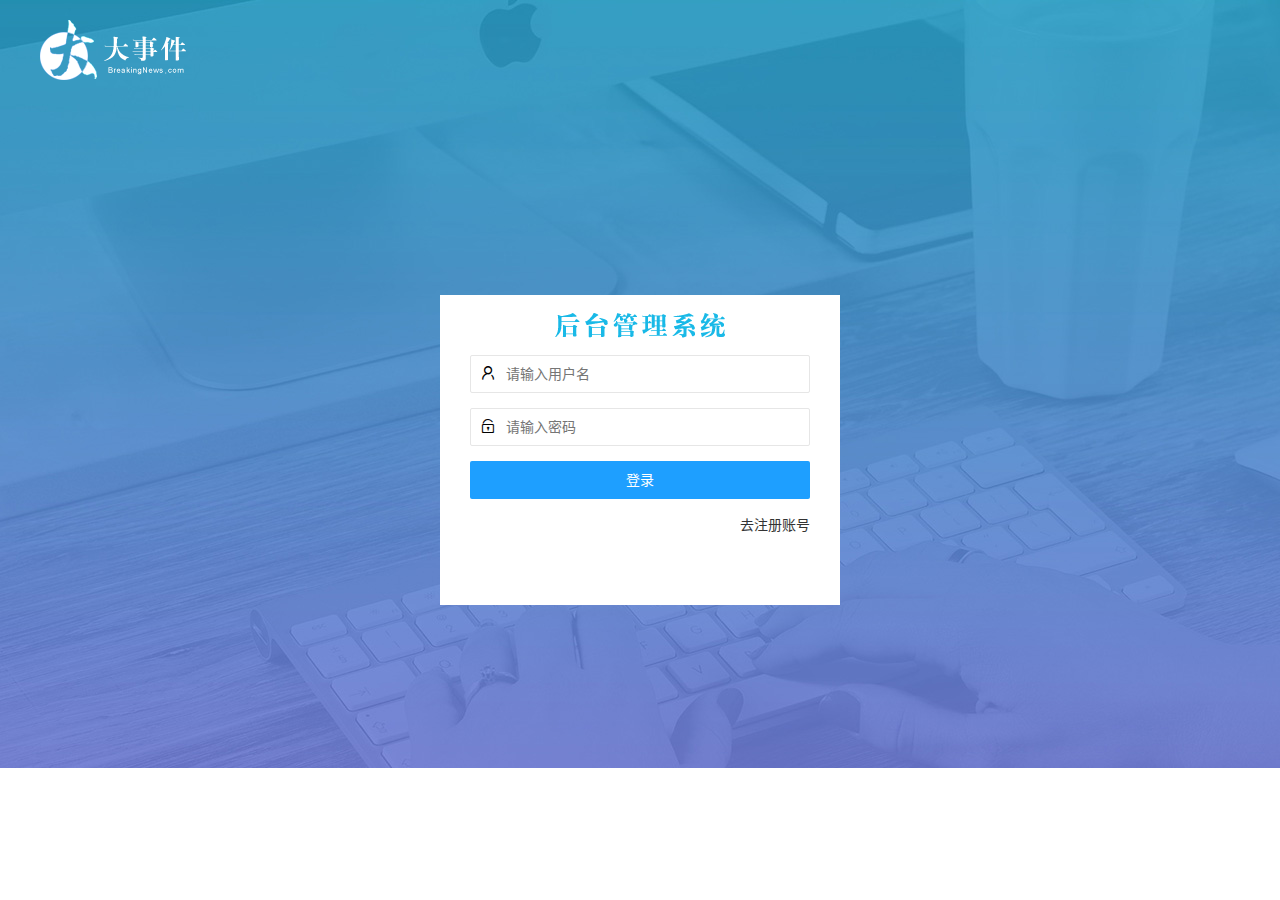
<file: index.html>
<script type="text/javascript">
  if (localStorage.getItem('token') == null) {
    location.href = '/login.html';
  }
</script>

<!DOCTYPE html>
<html>

<head>
  <meta charset="utf-8">
  <meta name="viewport" content="width=device-width, initial-scale=1, maximum-scale=1">
  <title>layout 后台大布局 - Layui</title>
  <link rel="stylesheet" href="/assets/lib/layui/css/layui.css">
  <link rel="stylesheet" href="/assets/css/index.css">
</head>

<body class="layui-layout-body">
  <div class="layui-layout layui-layout-admin">
    <div class="layui-header">
      <div class="layui-logo"><img src="/assets/images/logo.png" alt=""></div>
      <!-- 头部区域（可配合layui已有的水平导航） -->
      <ul class="layui-nav layui-layout-right">
        <li class=" layui-nav-item">
          <a href="javascript:;">
            <div class="text_avatar"></div>
            <img src="" class="layui-nav-img img_avatar">
            个人中心
          </a>
          <dl class="layui-nav-child">
            <dd><a href="">基本资料</a></dd>
            <dd><a href="/home/re_avatar.html" target="fm">更换头像</a></dd>
            <dd><a href="/home/repwd.html" target="fm">重置密码</a></dd>
          </dl>
        </li>
        <li class="layui-nav-item">
          <a href=""><i class="layui-icon layui-icon-logout"></i>退出</a></li>
      </ul>
    </div>

    <div class="layui-side layui-bg-black ">

      <div class="layui-side-scroll">
        <div class="userinfo">
          <div class="text_avatar"></div>
          <img src="" alt="" class="layui-nav-img img_avatar">
          欢迎　<span class="name">abc</span>
        </div>
        <!-- 左侧导航区域（可配合layui已有的垂直导航） -->
        <ul class="layui-nav layui-nav-tree" lay-filter="test" lay-shrink='all'>
          <li class="layui-nav-item layui-nav-itemed">
            <a href="javascript:location.reload();"><i class="layui-icon layui-icon-home"></i>首页</a>
          </li>
          <li class="layui-nav-item">
            <a href="javascript:;"><i class="layui-icon layui-icon-list"></i>文章管理</a>
            <dl class="layui-nav-child">
              <dd><a href="/home/category.html" target="fm"><i class="layui-icon layui-icon-app"></i>文章类别</a></dd>
              <dd><a href="/home/artical.html" target="fm"><i class="layui-icon layui-icon-app"></i>文章列表</a></dd>
              <dd><a href="/home/publisher.html" target="fm"><i class="layui-icon layui-icon-app"></i>发表文章</a></dd>
            </dl>
          </li>
          <li class="layui-nav-item">
            <a href="javascript:;"><i class="layui-icon layui-icon-username"></i>个人中心</a>
            <dl class="layui-nav-child">
              <dd><a href="/home/re_userinfo.html" target="fm"><i class="layui-icon layui-icon-app"></i>基本资料</a></dd>
              <dd><a href="/home/re_avatar.html" target="fm"><i class="layui-icon layui-icon-app"></i>更换头像</a></dd>
              <dd><a href="/home/repwd.html" target="fm"><i class="layui-icon layui-icon-app"></i>重置密码</a></dd>
            </dl>
          </li>
        </ul>
      </div>
    </div>

    <div class="layui-body">
      <!-- 内容主体区域 -->
      <iframe src="/home/dashboard.html" frameborder="0" name="fm"></iframe>
    </div>

    <div class="layui-footer">
      <!-- 底部固定区域 -->
      © www.itheima.com - 黑马程序员
    </div>
  </div>
  <script src="/assets/lib/jquery.js"></script>
  <script src="/assets/lib/echarts.min.js"></script>
  <script src="/assets/lib/template-web.js"></script>
  <script src="/assets/lib/layui/layui.all.js"></script>
  <script src="/assets/js/common.js"></script>
  <script src="/assets/js/index.js"></script>
</body>

</html>
</file>
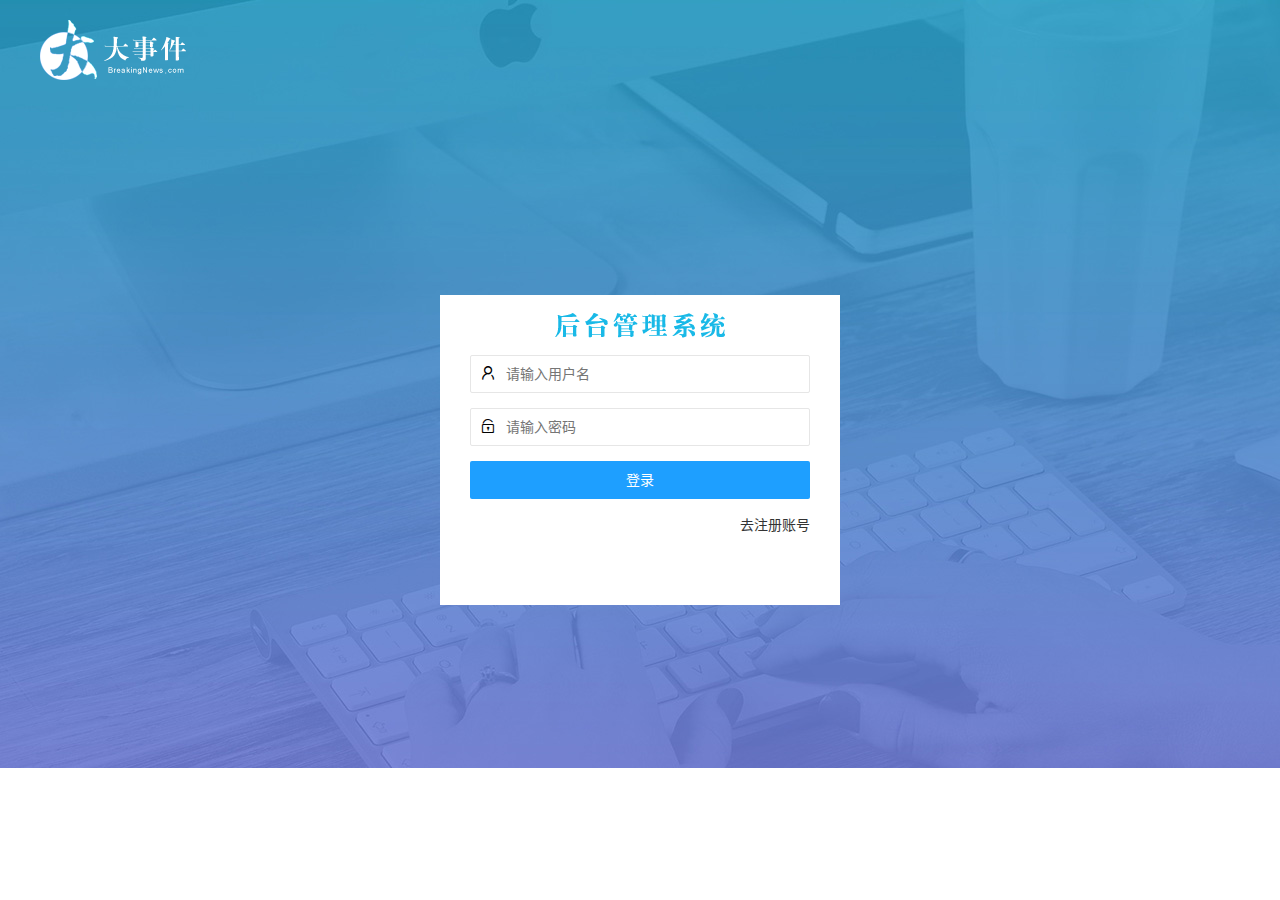
<file: login.html>
<!DOCTYPE html>
<html lang="zh-CN">

<head>
  <meta charset="UTF-8">
  <meta name="viewport" content="width=device-width, initial-scale=1.0">
  <title>登录</title>
  <link rel="stylesheet" href="/assets/lib/layui/css/layui.css">
  <link rel="stylesheet" href="/assets/css/login.css">
</head>

<body>
  <div class="header">
    <img src="/assets/images/logo.png" alt="">
  </div>


  <div class="loginbox">
    <div class="title"></div>
    <!-- 登录框 start -->
    <form class="layui-form login" action="">
      <!-- 第一行：用户名 -->
      <div class="layui-form-item">
        <i class="layui-icon layui-icon-username"></i>
        <input type="text" name="username" required lay-verify="required" placeholder="请输入用户名" autocomplete="off"
          class="layui-input">
      </div>
      <!-- 第二行：密码 -->
      <div class="layui-form-item">
        <i class="layui-icon layui-icon-password"></i>
        <input type="password" name="password" required lay-verify="required" placeholder="请输入密码" autocomplete="off"
          class="layui-input">
      </div>
      <!-- 第三行：登录按钮 -->
      <div class="layui-form-item">
        <button class="layui-btn layui-btn-fluid layui-btn-normal" lay-submit lay-filter="formDemo">登录</button>
      </div>
      <!-- 第四行：去注册 -->
      <div class="layui-form-item">
        <a href="javascript:;">去注册账号</a>
      </div>
    </form>
    <!-- 登录框 end -->

    <!-- 注册框 start -->
    <form class="layui-form register" action="">
      <!-- 第一行：用户名 -->
      <div class="layui-form-item">
        <i class="layui-icon layui-icon-username"></i>
        <input type="text" name="username" required lay-verify="required" placeholder="请输入用户名" autocomplete="off"
          class="layui-input">
      </div>
      <!-- 第二行：密码 -->
      <div class="layui-form-item">
        <i class="layui-icon layui-icon-password"></i>
        <input type="password" name="password" required lay-verify="required|len" placeholder="请输入密码" autocomplete="off"
          class="layui-input">
      </div>
      <!-- 第三行：确认密码 -->
      <div class="layui-form-item">
        <i class="layui-icon layui-icon-password"></i>
        <input type="password" required lay-verify="required|len|same" placeholder="再次确认密码" autocomplete="off"
          class="layui-input">
      </div>
      <!-- 第四行：注册按钮 -->
      <div class="layui-form-item">
        <button class="layui-btn layui-btn-fluid layui-btn-normal" lay-submit lay-filter="formDemo">注册</button>
      </div>
      <!-- 第四行：去登录 -->
      <div class="layui-form-item">
        <a href="javascript:;">去登录</a>
      </div>
    </form>
    <!-- 注册框 end -->
  </div>



  <script src="/assets/lib/jquery.js"></script>
  <script src="/assets/lib/layui/layui.all.js"></script>
  <script src="/assets/js/common.js"></script>
  <script src="/assets/js/login.js"></script>
</body>

</html>
</file>
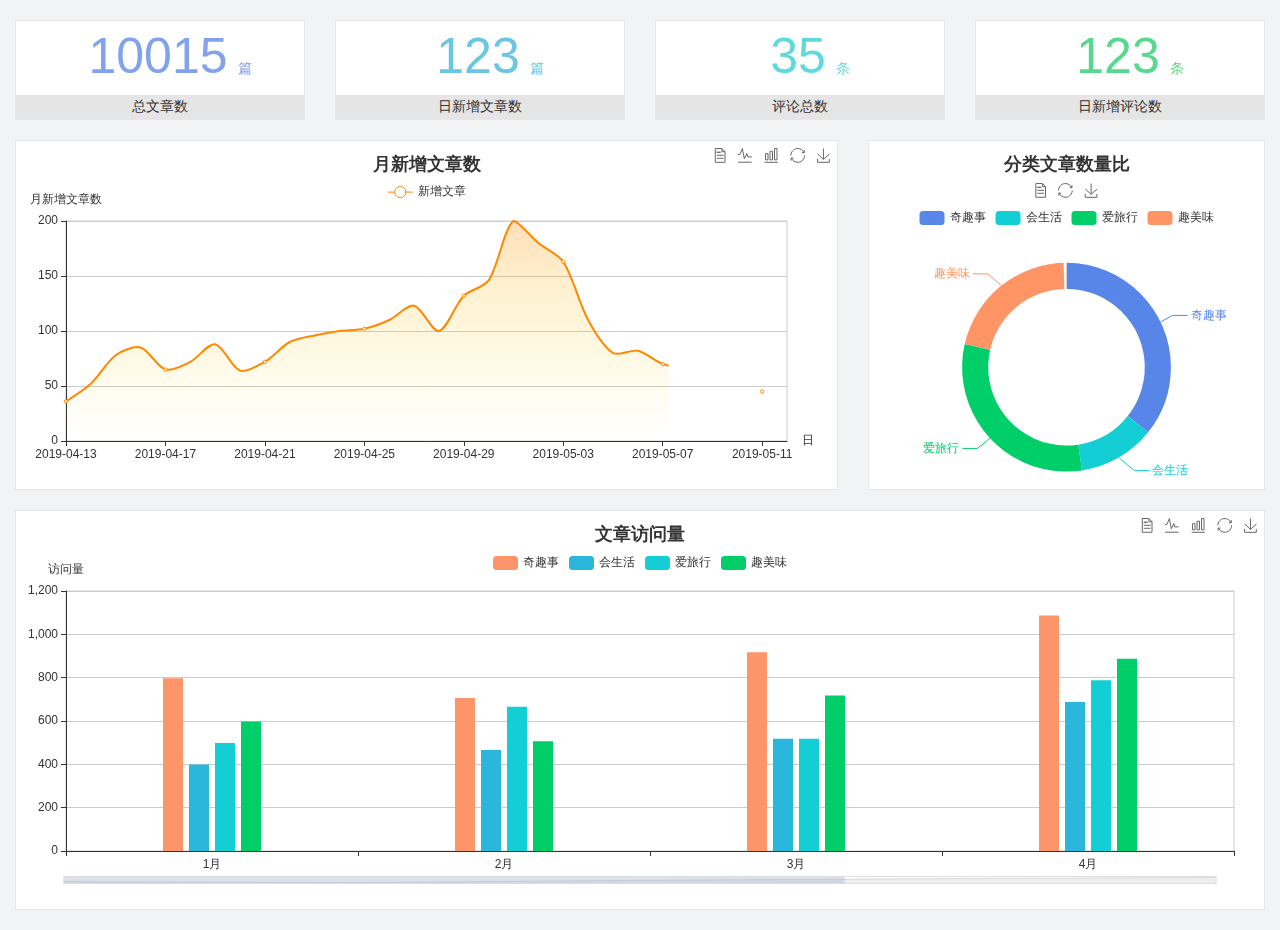
<file: home/dashboard.html>
<!DOCTYPE html>
<html lang="en">

<head>
  <meta charset="UTF-8">
  <meta name="viewport" content="width=device-width, initial-scale=1.0">
  <meta http-equiv="X-UA-Compatible" content="ie=edge">
  <title>图表统计</title>
  <link rel="stylesheet" href="../../assets/lib/bootstrap.css" />
  <link rel="stylesheet" href="../../assets/lib/main.css" />
  <script src="../../assets/lib/jquery.js"></script>
  <script type="text/javascript" src="../../assets/lib/echarts.min.js"></script>
</head>

<body>
  <div class="container-fluid">
    <div class="row spannel_list">
      <div class="col-sm-3 col-xs-6">
        <div class="spannel">
          <em>10015</em><span>篇</span>
          <b>总文章数</b>
        </div>
      </div>
      <div class="col-sm-3 col-xs-6">
        <div class="spannel scolor01">
          <em>123</em><span>篇</span>
          <b>日新增文章数</b>
        </div>
      </div>
      <div class="col-sm-3 col-xs-6">
        <div class="spannel scolor02">
          <em>35</em><span>条</span>
          <b>评论总数</b>
        </div>
      </div>
      <div class="col-sm-3 col-xs-6">
        <div class="spannel scolor03">
          <em>123</em><span>条</span>
          <b>日新增评论数</b>
        </div>
      </div>
    </div>
  </div>

  <div class="container-fluid">
    <div class="row curve-pie">
      <div class="col-lg-8 col-md-8">
        <div class="gragh_pannel" id="curve_show"></div>
      </div>
      <div class="col-lg-4 col-md-4">
        <div class="gragh_pannel" id="pie_show"></div>
      </div>
    </div>
  </div>

  <div class="container-fluid">
    <div class="column_pannel" id="column_show"></div>
  </div>

  <script>
    var oChart = echarts.init(document.getElementById('curve_show'));
    var aList_all = [
      { 'count': 36, 'date': '2019-04-13' },
      { 'count': 52, 'date': '2019-04-14' },
      { 'count': 78, 'date': '2019-04-15' },
      { 'count': 85, 'date': '2019-04-16' },
      { 'count': 65, 'date': '2019-04-17' },
      { 'count': 72, 'date': '2019-04-18' },
      { 'count': 88, 'date': '2019-04-19' },
      { 'count': 64, 'date': '2019-04-20' },
      { 'count': 72, 'date': '2019-04-21' },
      { 'count': 90, 'date': '2019-04-22' },
      { 'count': 96, 'date': '2019-04-23' },
      { 'count': 100, 'date': '2019-04-24' },
      { 'count': 102, 'date': '2019-04-25' },
      { 'count': 110, 'date': '2019-04-26' },
      { 'count': 123, 'date': '2019-04-27' },
      { 'count': 100, 'date': '2019-04-28' },
      { 'count': 132, 'date': '2019-04-29' },
      { 'count': 146, 'date': '2019-04-30' },
      { 'count': 200, 'date': '2019-05-01' },
      { 'count': 180, 'date': '2019-05-02' },
      { 'count': 163, 'date': '2019-05-03' },
      { 'count': 110, 'date': '2019-05-04' },
      { 'count': 80, 'date': '2019-05-05' },
      { 'count': 82, 'date': '2019-05-06' },
      { 'count': 70, 'date': '2019-05-07' },
      { 'count': 65, 'date': '2019-05-08' },
      { 'count': 54, 'date': '2019-05-09' },
      { 'count': 40, 'date': '2019-05-10' },
      { 'count': 45, 'date': '2019-05-11' },
      { 'count': 38, 'date': '2019-05-12' },
    ];

    let aCount = [];
    let aDate = [];

    for (var i = 0; i < aList_all.length; i++) {
      aCount.push(aList_all[i].count);
      aDate.push(aList_all[i].date);
    }

    var chartopt = {
      title: {
        text: '月新增文章数',
        left: 'center',
        top: '10'
      },
      tooltip: {
        trigger: 'axis'
      },
      legend: {
        data: ['新增文章'],
        top: '40'
      },
      toolbox: {
        show: true,
        feature: {
          mark: { show: true },
          dataView: { show: true, readOnly: false },
          magicType: { show: true, type: ['line', 'bar'] },
          restore: { show: true },
          saveAsImage: { show: true }
        }
      },
      calculable: true,
      xAxis: [
        {
          name: '日',
          type: 'category',
          boundaryGap: false,
          data: aDate
        }
      ],
      yAxis: [
        {
          name: '月新增文章数',
          type: 'value'
        }
      ],
      series: [
        {
          name: '新增文章',
          type: 'line',
          smooth: true,
          itemStyle: { normal: { areaStyle: { type: 'default' }, color: '#f80' }, lineStyle: { color: '#f80' } },
          data: aCount
        }],
      areaStyle: {
        normal: {
          color: new echarts.graphic.LinearGradient(0, 0, 0, 1, [{
            offset: 0,
            color: 'rgba(255,136,0,0.39)'
          }, {
            offset: .34,
            color: 'rgba(255,180,0,0.25)'
          }, {
            offset: 1,
            color: 'rgba(255,222,0,0.00)'
          }])

        }
      },
      grid: {
        show: true,
        x: 50,
        x2: 50,
        y: 80,
        height: 220
      }
    };

    oChart.setOption(chartopt);


    var oPie = echarts.init(document.getElementById('pie_show'));
    var oPieopt =
    {
      title: {
        top: 10,
        text: '分类文章数量比',
        x: 'center'
      },
      tooltip: {
        trigger: 'item',
        formatter: "{a} <br/>{b} : {c} ({d}%)"
      },
      color: ['#5885e8', '#13cfd5', '#00ce68', '#ff9565'],
      legend: {
        x: 'center',
        top: 65,
        data: ['奇趣事', '会生活', '爱旅行', '趣美味']
      },
      toolbox: {
        show: true,
        x: 'center',
        top: 35,
        feature: {
          mark: { show: true },
          dataView: { show: true, readOnly: false },
          magicType: {
            show: true,
            type: ['pie', 'funnel'],
            option: {
              funnel: {
                x: '25%',
                width: '50%',
                funnelAlign: 'left',
                max: 1548
              }
            }
          },
          restore: { show: true },
          saveAsImage: { show: true }
        }
      },
      calculable: true,
      series: [
        {
          name: '访问来源',
          type: 'pie',
          radius: ['45%', '60%'],
          center: ['50%', '65%'],
          data: [
            { value: 300, name: '奇趣事' },
            { value: 100, name: '会生活' },
            { value: 260, name: '爱旅行' },
            { value: 180, name: '趣美味' }
          ]
        }
      ]
    };
    oPie.setOption(oPieopt);



    var oColumn = this.echarts.init(document.getElementById('column_show'));
    var oColumnopt =
    {
      title: {
        text: '文章访问量',
        left: 'center',
        top: '10'
      },
      tooltip: {
        trigger: 'axis'
      },
      legend: {
        data: ['奇趣事', '会生活', '爱旅行', '趣美味'],
        top: '40'
      },
      toolbox: {
        show: true,
        feature: {
          mark: { show: true },
          dataView: { show: true, readOnly: false },
          magicType: { show: true, type: ['line', 'bar'] },
          restore: { show: true },
          saveAsImage: { show: true }
        }
      },
      calculable: true,
      xAxis: [
        {
          type: 'category',
          data: ['1月', '2月', '3月', '4月', '5月']
        }
      ],
      yAxis: [
        {
          name: '访问量',
          type: 'value'
        }
      ],
      series: [
        {
          name: '奇趣事',
          type: 'bar',
          barWidth: 20,
          itemStyle: {
            normal: { areaStyle: { type: 'default' }, color: '#fd956a' }
          },
          data: [800, 708, 920, 1090, 1200]
        },
        {
          name: '会生活',
          type: 'bar',
          barWidth: 20,
          itemStyle: {
            normal: { areaStyle: { type: 'default' }, color: '#2bb6db' }
          },
          data: [400, 468, 520, 690, 800]
        },
        {
          name: '爱旅行',
          type: 'bar',
          barWidth: 20,
          itemStyle: {
            normal: { areaStyle: { type: 'default' }, color: '#13cfd5' }
          },
          data: [500, 668, 520, 790, 900]
        },
        {
          name: '趣美味',
          type: 'bar',
          barWidth: 20,
          itemStyle: {
            normal: { areaStyle: { type: 'default' }, color: '#00ce68' }
          },
          data: [600, 508, 720, 890, 1000]
        }
      ],
      grid: {
        show: true,
        x: 50,
        x2: 30,
        y: 80,
        height: 260
      },
      dataZoom: [//给x轴设置滚动条
        {
          start: 0,//默认为0
          end: 100 - 1000 / 31,//默认为100
          type: 'slider',
          show: true,
          xAxisIndex: [0],
          handleSize: 0,//滑动条的 左右2个滑动条的大小
          height: 8,//组件高度
          left: 45, //左边的距离
          right: 50,//右边的距离
          bottom: 26,//右边的距离
          handleColor: '#ddd',//h滑动图标的颜色
          handleStyle: {
            borderColor: "#cacaca",
            borderWidth: "1",
            shadowBlur: 2,
            background: "#ddd",
            shadowColor: "#ddd",
          }
        }]
    };
    oColumn.setOption(oColumnopt);
  </script>
</body>

</html>
</file>
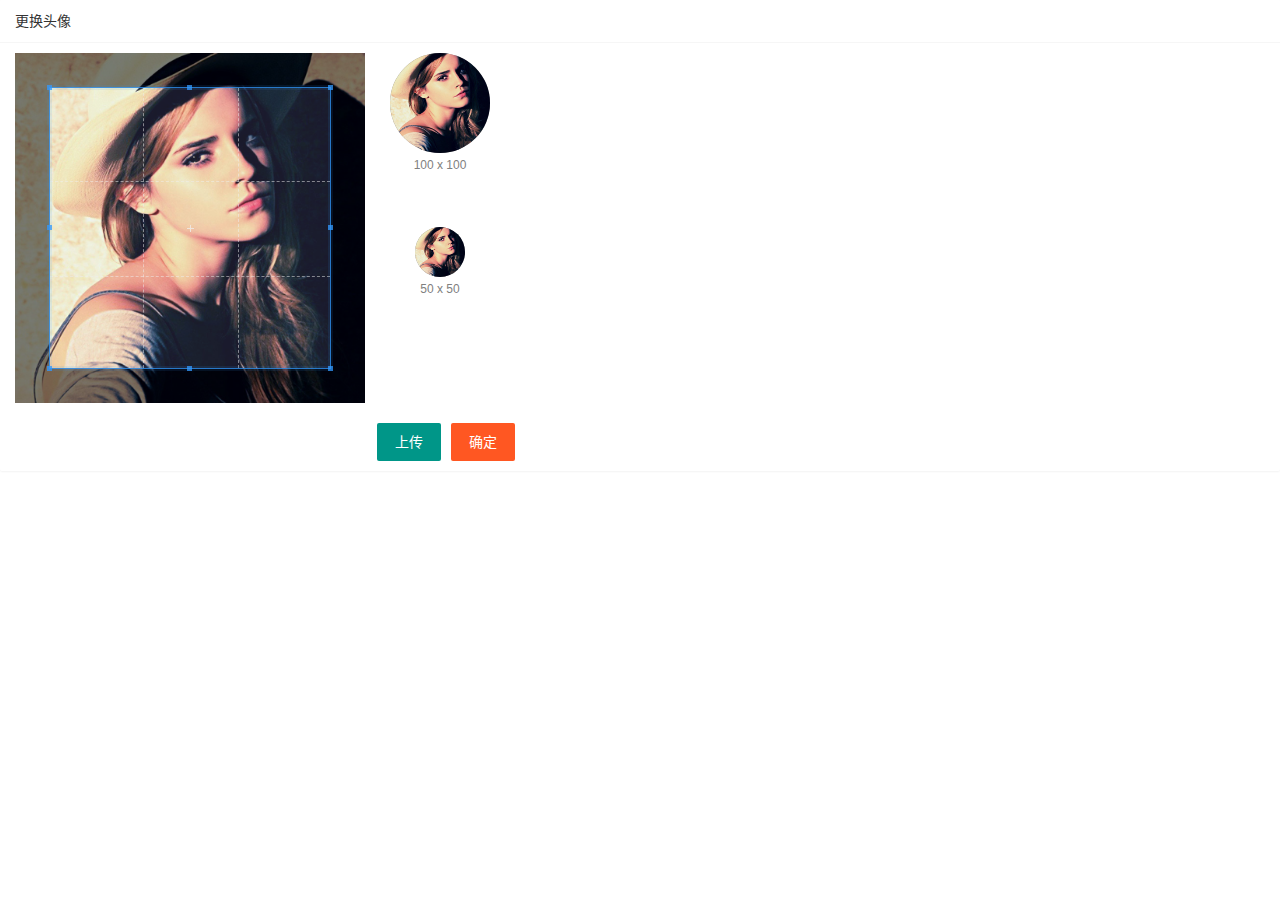
<file: home/re_avatar.html>
<!DOCTYPE html>
<html lang="zh-CN">

<head>
  <meta charset="UTF-8">
  <meta name="viewport" content="width=device-width, initial-scale=1.0">
  <title>Document</title>
  <link rel="stylesheet" href="/assets/lib/layui/css/layui.css">
  <link rel="stylesheet" href="/assets/lib/cropper/cropper.css">
  <link rel="stylesheet" href="/assets/css/re_avatar.css">
</head>

<body>
  <div class="layui-card">
    <div class="layui-card-header">更换头像</div>
    <div class="layui-card-body">
      <!-- 第一行的图片裁剪和预览区域 -->
      <div class="row1">
        <!-- 图片裁剪区域 -->
        <div class="cropper-box">
          <!-- 这个 img 标签很重要，将来会把它初始化为裁剪区域 -->
          <img id="image" src="/assets/images/sample.jpg" />
        </div>
        <!-- 图片的预览区域 -->
        <div class="preview-box">
          <div>
            <!-- 宽高为 100px 的预览区域 -->
            <div class="img-preview w100"></div>
            <p class="size">100 x 100</p>
          </div>
          <div>
            <!-- 宽高为 50px 的预览区域 -->
            <div class="img-preview w50"></div>
            <p class="size">50 x 50</p>
          </div>
        </div>
      </div>

      <!-- 第二行的按钮区域 -->
      <div class="row2">
        <input type="file" id="file" style="display: none;" accept="image/*">
        <button type="button" class="layui-btn">上传</button>
        <button type="button" class="layui-btn layui-btn-danger">确定</button>
      </div>
    </div>
  </div>



  <script src="/assets/lib/jquery.js"></script>
  <script src="/assets/lib/cropper/Cropper.js"></script>
  <script src="/assets/lib/cropper/jquery-cropper.js"></script>
  <script src="/assets/lib/layui/layui.all.js"></script>
  <script src="/assets/js/common.js"></script>
  <script src="/assets/js/re_avatar.js"></script>
</body>

</html>
</file>
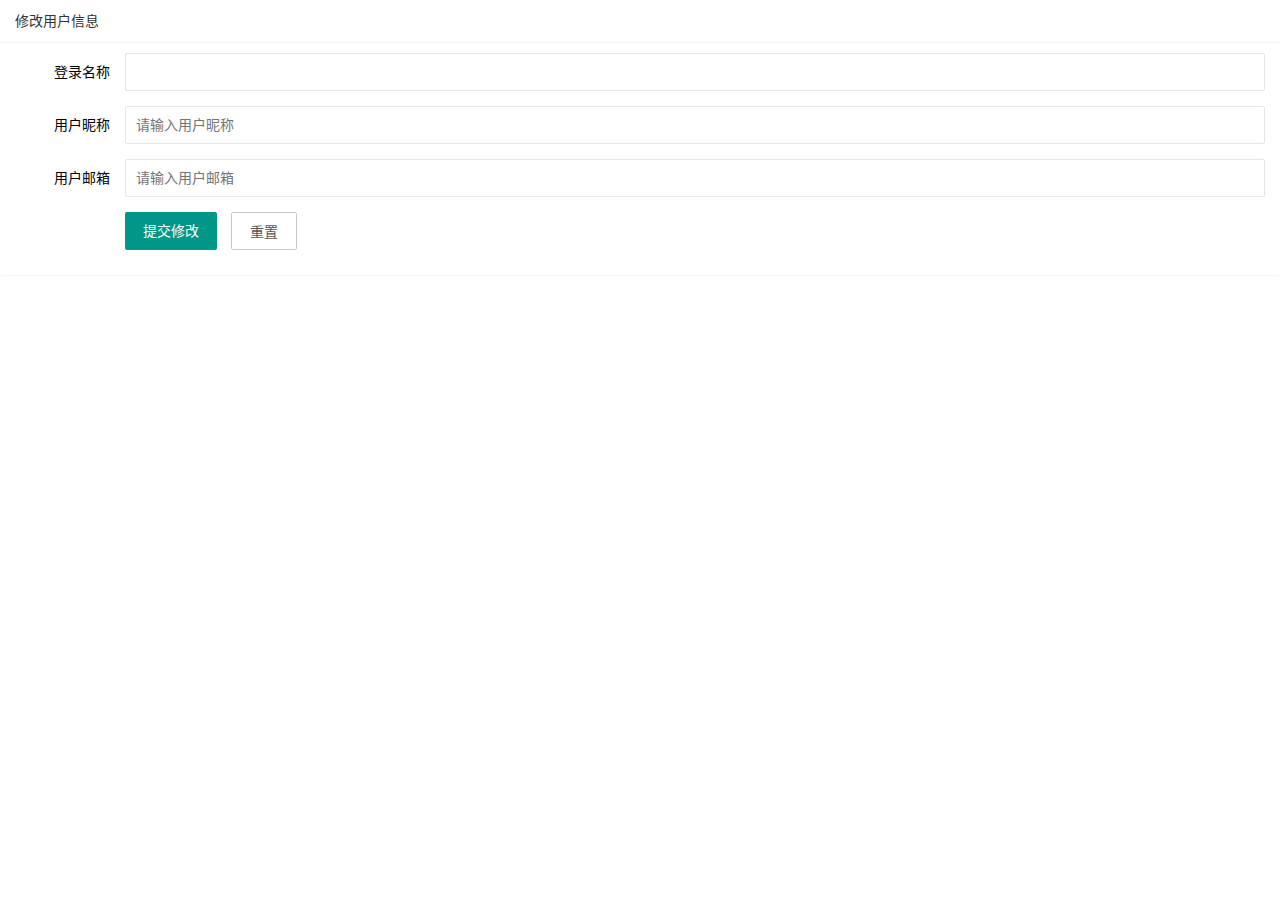
<file: home/re_userinfo.html>
<!DOCTYPE html>
<html lang="zh-CN">

<head>
  <meta charset="UTF-8">
  <meta name="viewport" content="width=device-width, initial-scale=1.0">
  <title>Document</title>
</head>

<body>
  <!DOCTYPE html>
  <html lang="zh-CN">

  <head>
    <meta charset="UTF-8">
    <meta name="viewport" content="width=device-width, initial-scale=1.0">
    <title>Document</title>
    <link rel="stylesheet" href="/assets/lib/layui/css/layui.css">
  </head>

  <body>
    <div class="layui-card">
      <div class="layui-card-header">修改用户信息</div>
      <div class="layui-card-body">
        <form class="layui-form" action="">
          <!-- 第一行：登录名称 -->
          <div class="layui-form-item">
            <label class="layui-form-label">登录名称</label>
            <div class="layui-input-block">
              <input type="text" required lay-verify="required" disabled autocomplete="off"
                class="layui-input username">
            </div>
          </div>

          <input type="text" name="id" style="display: none;">

          <!-- 第二行：用户昵称 -->
          <div class="layui-form-item">
            <label class="layui-form-label">用户昵称</label>
            <div class="layui-input-block">
              <input type="text" name="nickname" required lay-verify="required" placeholder="请输入用户昵称" autocomplete="off"
                class="layui-input">
            </div>
          </div>
          <!-- 第三行：用户邮箱 -->
          <div class="layui-form-item">
            <label class="layui-form-label">用户邮箱</label>
            <div class="layui-input-block">
              <input type="text" name="email" required lay-verify="required|email" placeholder="请输入用户邮箱"
                autocomplete="off" class="layui-input">
            </div>
          </div>
          <!-- 第四行：两个按钮 -->
          <div class="layui-form-item">
            <div class="layui-input-block">
              <button class="layui-btn" lay-submit lay-filter="formDemo">提交修改</button>
              <button type="reset" class="layui-btn layui-btn-primary">重置</button>
            </div>
          </div>
        </form>
      </div>
    </div>



    <script src="/assets/lib/jquery.js"></script>
    <script src="/assets/lib/echarts.min.js"></script>
    <script src="/assets/lib/template-web.js"></script>
    <script src="/assets/lib/layui/layui.all.js"></script>
    <script src="/assets/js/common.js"></script>
    <script src="/assets/js/re_userinfo.js"></script>
  </body>

  </html>
</body>

</html>
</file>
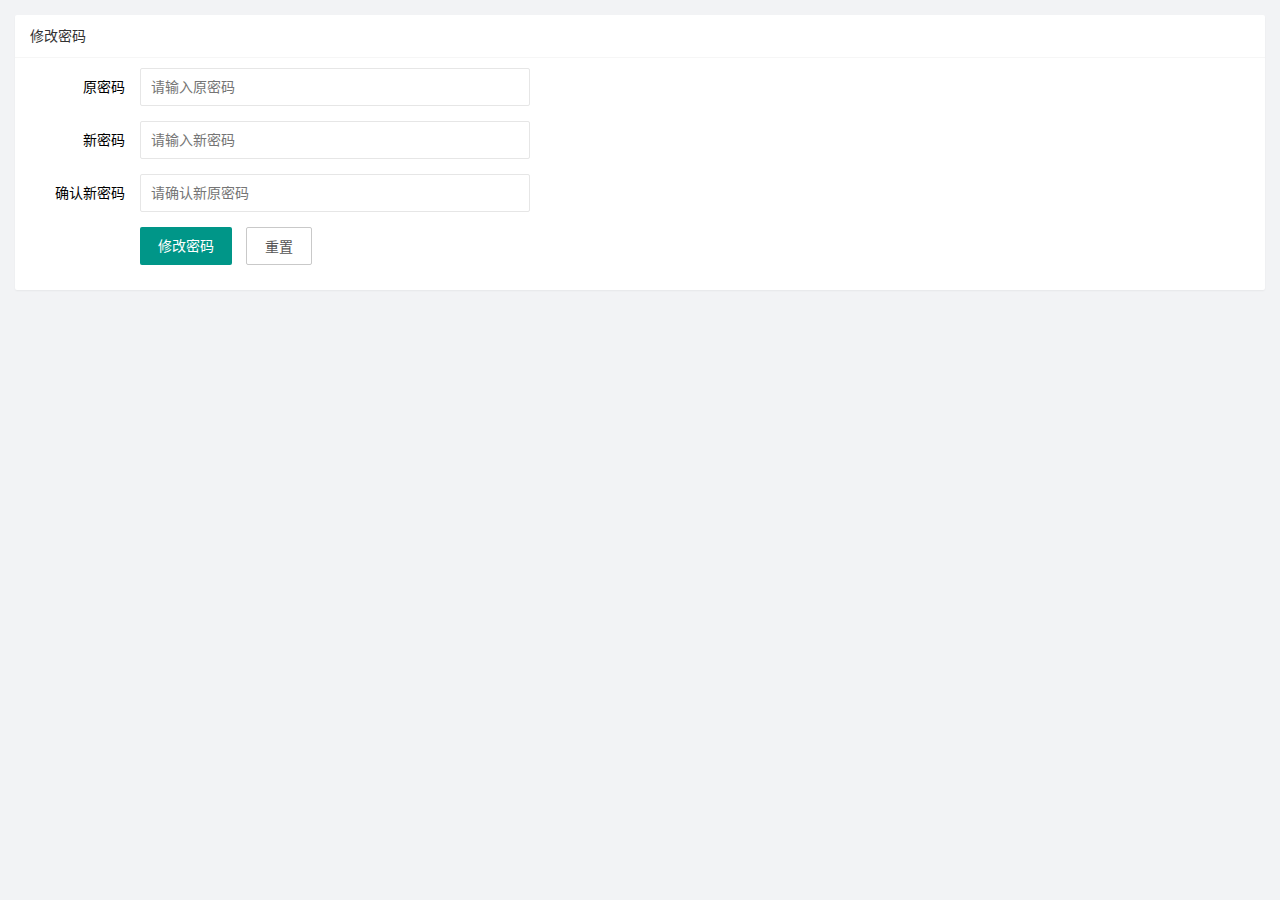
<file: home/repwd.html>
<!DOCTYPE html>
<html lang="zh-CN">

<head>
  <meta charset="UTF-8">
  <meta name="viewport" content="width=device-width, initial-scale=1.0">
  <title>Document</title>
  <link rel="stylesheet" href="/assets/lib/layui/css/layui.css">
  <link rel="stylesheet" href="/assets/css/repwd.css">
</head>

<body>
  <div class="layui-card">
    <div class="layui-card-header">修改密码</div>
    <div class="layui-card-body">
      <form class="layui-form" action="">
        <!-- 第一行：原密码 -->
        <div class="layui-form-item">
          <label class="layui-form-label">原密码</label>
          <div class="layui-input-block">
            <input type="text" name="oldPwd" required lay-verify="required|len" placeholder="请输入原密码" autocomplete="off"
              class="layui-input">
          </div>
        </div>
        <!-- 第二行：新密码 -->
        <div class="layui-form-item">
          <label class="layui-form-label">新密码</label>
          <div class="layui-input-block">
            <input type="password" name="newPwd" required lay-verify="required|len|diff" placeholder="请输入新密码"
              autocomplete="off" class="layui-input">
          </div>
        </div>
        <!-- 第三行：确认新密码 -->
        <div class="layui-form-item">
          <label class="layui-form-label">确认新密码</label>
          <div class="layui-input-block">
            <input type="password" required lay-verify="required|len|same" placeholder="请确认新原密码" autocomplete="off"
              class="layui-input">
          </div>
        </div>
        <!-- 第四行：两个按钮 -->
        <div class="layui-form-item">
          <div class="layui-input-block">
            <button class="layui-btn" lay-submit lay-filter="formDemo">修改密码</button>
            <button type="reset" class="layui-btn layui-btn-primary">重置</button>
          </div>
        </div>
      </form>
    </div>
  </div>



  <script src="/assets/lib/jquery.js"></script>
  <script src="/assets/lib/echarts.min.js"></script>
  <script src="/assets/lib/template-web.js"></script>
  <script src="/assets/lib/layui/layui.all.js"></script>
  <script src="/assets/js/common.js"></script>
  <script src="/assets/js/repdw.js"></script>
</body>

</html>
</file>
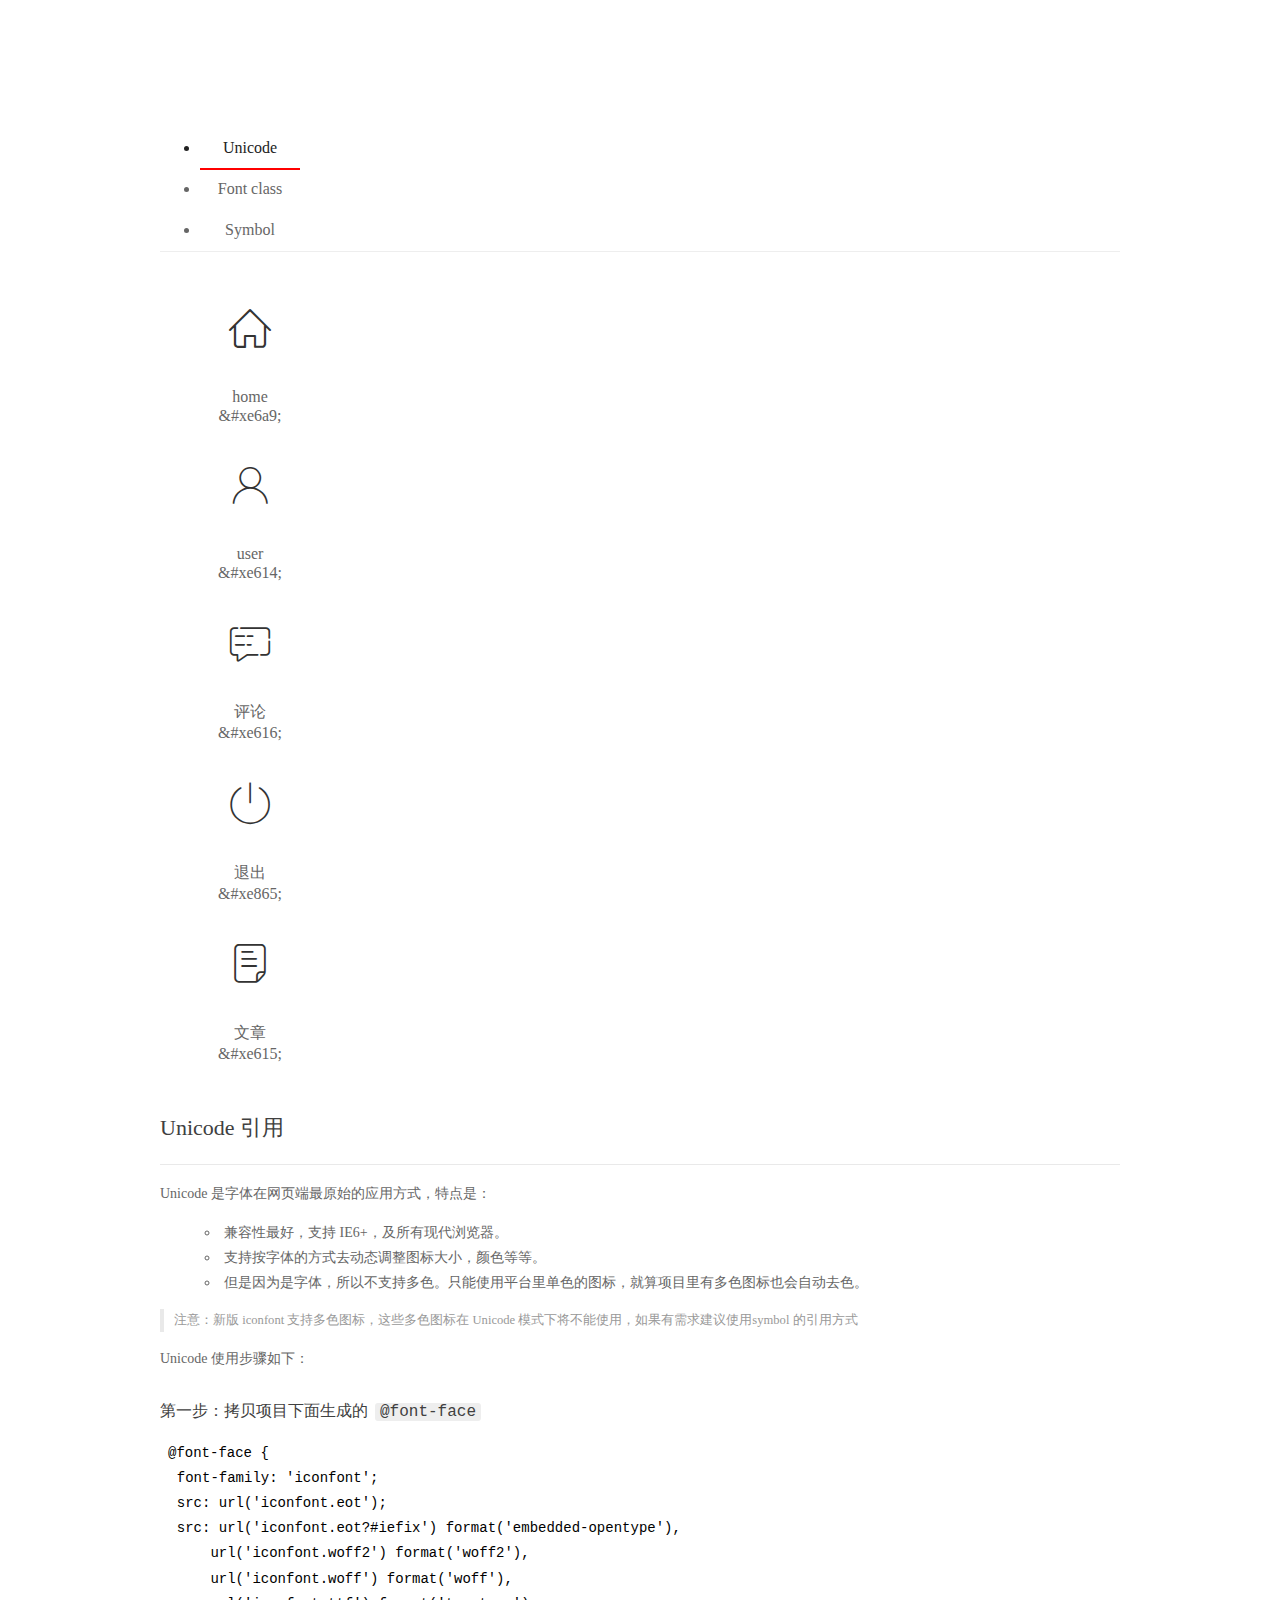
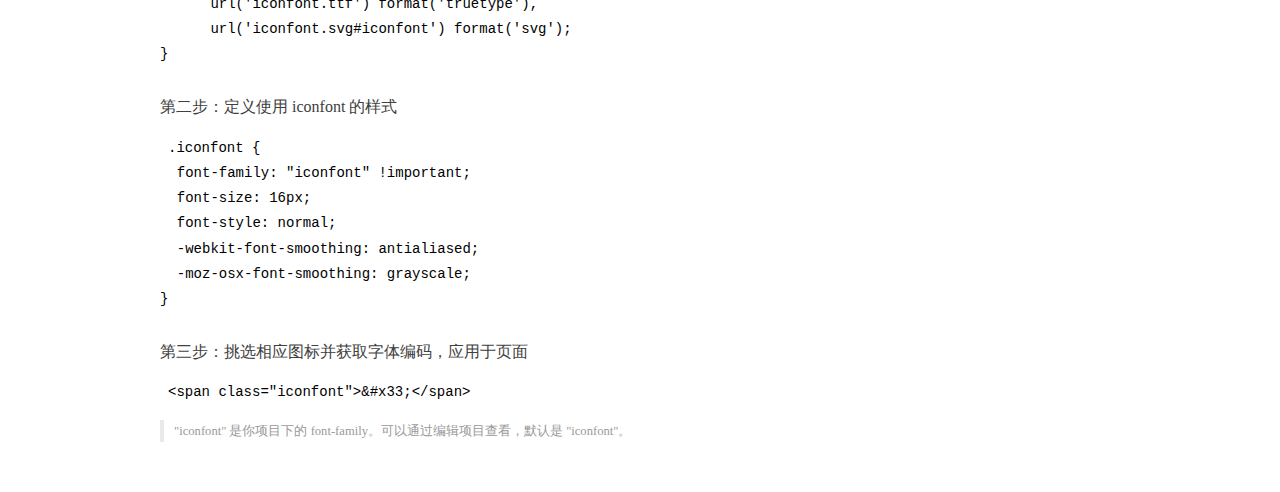
<file: assets/fonts/demo_index.html>
<!DOCTYPE html>
<html>
<head>
  <meta charset="utf-8"/>
  <title>IconFont Demo</title>
  <link rel="shortcut icon" href="https://gtms04.alicdn.com/tps/i4/TB1_oz6GVXXXXaFXpXXJDFnIXXX-64-64.ico" type="image/x-icon"/>
  <link rel="stylesheet" href="https://g.alicdn.com/thx/cube/1.3.2/cube.min.css">
  <link rel="stylesheet" href="demo.css">
  <link rel="stylesheet" href="iconfont.css">
  <script src="iconfont.js"></script>
  <!-- jQuery -->
  <script src="https://a1.alicdn.com/oss/uploads/2018/12/26/7bfddb60-08e8-11e9-9b04-53e73bb6408b.js"></script>
  <!-- 代码高亮 -->
  <script src="https://a1.alicdn.com/oss/uploads/2018/12/26/a3f714d0-08e6-11e9-8a15-ebf944d7534c.js"></script>
</head>
<body>
  <div class="main">
    <h1 class="logo"><a href="https://www.iconfont.cn/" title="iconfont 首页" target="_blank">&#xe86b;</a></h1>
    <div class="nav-tabs">
      <ul id="tabs" class="dib-box">
        <li class="dib active"><span>Unicode</span></li>
        <li class="dib"><span>Font class</span></li>
        <li class="dib"><span>Symbol</span></li>
      </ul>
      
    </div>
    <div class="tab-container">
      <div class="content unicode" style="display: block;">
          <ul class="icon_lists dib-box">
          
            <li class="dib">
              <span class="icon iconfont">&#xe6a9;</span>
                <div class="name">home</div>
                <div class="code-name">&amp;#xe6a9;</div>
              </li>
          
            <li class="dib">
              <span class="icon iconfont">&#xe614;</span>
                <div class="name">user</div>
                <div class="code-name">&amp;#xe614;</div>
              </li>
          
            <li class="dib">
              <span class="icon iconfont">&#xe616;</span>
                <div class="name">评论</div>
                <div class="code-name">&amp;#xe616;</div>
              </li>
          
            <li class="dib">
              <span class="icon iconfont">&#xe865;</span>
                <div class="name">退出</div>
                <div class="code-name">&amp;#xe865;</div>
              </li>
          
            <li class="dib">
              <span class="icon iconfont">&#xe615;</span>
                <div class="name">文章</div>
                <div class="code-name">&amp;#xe615;</div>
              </li>
          
          </ul>
          <div class="article markdown">
          <h2 id="unicode-">Unicode 引用</h2>
          <hr>

          <p>Unicode 是字体在网页端最原始的应用方式，特点是：</p>
          <ul>
            <li>兼容性最好，支持 IE6+，及所有现代浏览器。</li>
            <li>支持按字体的方式去动态调整图标大小，颜色等等。</li>
            <li>但是因为是字体，所以不支持多色。只能使用平台里单色的图标，就算项目里有多色图标也会自动去色。</li>
          </ul>
          <blockquote>
            <p>注意：新版 iconfont 支持多色图标，这些多色图标在 Unicode 模式下将不能使用，如果有需求建议使用symbol 的引用方式</p>
          </blockquote>
          <p>Unicode 使用步骤如下：</p>
          <h3 id="-font-face">第一步：拷贝项目下面生成的 <code>@font-face</code></h3>
<pre><code class="language-css"
>@font-face {
  font-family: 'iconfont';
  src: url('iconfont.eot');
  src: url('iconfont.eot?#iefix') format('embedded-opentype'),
      url('iconfont.woff2') format('woff2'),
      url('iconfont.woff') format('woff'),
      url('iconfont.ttf') format('truetype'),
      url('iconfont.svg#iconfont') format('svg');
}
</code></pre>
          <h3 id="-iconfont-">第二步：定义使用 iconfont 的样式</h3>
<pre><code class="language-css"
>.iconfont {
  font-family: "iconfont" !important;
  font-size: 16px;
  font-style: normal;
  -webkit-font-smoothing: antialiased;
  -moz-osx-font-smoothing: grayscale;
}
</code></pre>
          <h3 id="-">第三步：挑选相应图标并获取字体编码，应用于页面</h3>
<pre>
<code class="language-html"
>&lt;span class="iconfont"&gt;&amp;#x33;&lt;/span&gt;
</code></pre>
          <blockquote>
            <p>"iconfont" 是你项目下的 font-family。可以通过编辑项目查看，默认是 "iconfont"。</p>
          </blockquote>
          </div>
      </div>
      <div class="content font-class">
        <ul class="icon_lists dib-box">
          
          <li class="dib">
            <span class="icon iconfont icon-home"></span>
            <div class="name">
              home
            </div>
            <div class="code-name">.icon-home
            </div>
          </li>
          
          <li class="dib">
            <span class="icon iconfont icon-user"></span>
            <div class="name">
              user
            </div>
            <div class="code-name">.icon-user
            </div>
          </li>
          
          <li class="dib">
            <span class="icon iconfont icon-pinglun"></span>
            <div class="name">
              评论
            </div>
            <div class="code-name">.icon-pinglun
            </div>
          </li>
          
          <li class="dib">
            <span class="icon iconfont icon-tuichu"></span>
            <div class="name">
              退出
            </div>
            <div class="code-name">.icon-tuichu
            </div>
          </li>
          
          <li class="dib">
            <span class="icon iconfont icon-16"></span>
            <div class="name">
              文章
            </div>
            <div class="code-name">.icon-16
            </div>
          </li>
          
        </ul>
        <div class="article markdown">
        <h2 id="font-class-">font-class 引用</h2>
        <hr>

        <p>font-class 是 Unicode 使用方式的一种变种，主要是解决 Unicode 书写不直观，语意不明确的问题。</p>
        <p>与 Unicode 使用方式相比，具有如下特点：</p>
        <ul>
          <li>兼容性良好，支持 IE8+，及所有现代浏览器。</li>
          <li>相比于 Unicode 语意明确，书写更直观。可以很容易分辨这个 icon 是什么。</li>
          <li>因为使用 class 来定义图标，所以当要替换图标时，只需要修改 class 里面的 Unicode 引用。</li>
          <li>不过因为本质上还是使用的字体，所以多色图标还是不支持的。</li>
        </ul>
        <p>使用步骤如下：</p>
        <h3 id="-fontclass-">第一步：引入项目下面生成的 fontclass 代码：</h3>
<pre><code class="language-html">&lt;link rel="stylesheet" href="./iconfont.css"&gt;
</code></pre>
        <h3 id="-">第二步：挑选相应图标并获取类名，应用于页面：</h3>
<pre><code class="language-html">&lt;span class="iconfont icon-xxx"&gt;&lt;/span&gt;
</code></pre>
        <blockquote>
          <p>"
            iconfont" 是你项目下的 font-family。可以通过编辑项目查看，默认是 "iconfont"。</p>
        </blockquote>
      </div>
      </div>
      <div class="content symbol">
          <ul class="icon_lists dib-box">
          
            <li class="dib">
                <svg class="icon svg-icon" aria-hidden="true">
                  <use xlink:href="#icon-home"></use>
                </svg>
                <div class="name">home</div>
                <div class="code-name">#icon-home</div>
            </li>
          
            <li class="dib">
                <svg class="icon svg-icon" aria-hidden="true">
                  <use xlink:href="#icon-user"></use>
                </svg>
                <div class="name">user</div>
                <div class="code-name">#icon-user</div>
            </li>
          
            <li class="dib">
                <svg class="icon svg-icon" aria-hidden="true">
                  <use xlink:href="#icon-pinglun"></use>
                </svg>
                <div class="name">评论</div>
                <div class="code-name">#icon-pinglun</div>
            </li>
          
            <li class="dib">
                <svg class="icon svg-icon" aria-hidden="true">
                  <use xlink:href="#icon-tuichu"></use>
                </svg>
                <div class="name">退出</div>
                <div class="code-name">#icon-tuichu</div>
            </li>
          
            <li class="dib">
                <svg class="icon svg-icon" aria-hidden="true">
                  <use xlink:href="#icon-16"></use>
                </svg>
                <div class="name">文章</div>
                <div class="code-name">#icon-16</div>
            </li>
          
          </ul>
          <div class="article markdown">
          <h2 id="symbol-">Symbol 引用</h2>
          <hr>

          <p>这是一种全新的使用方式，应该说这才是未来的主流，也是平台目前推荐的用法。相关介绍可以参考这篇<a href="">文章</a>
            这种用法其实是做了一个 SVG 的集合，与另外两种相比具有如下特点：</p>
          <ul>
            <li>支持多色图标了，不再受单色限制。</li>
            <li>通过一些技巧，支持像字体那样，通过 <code>font-size</code>, <code>color</code> 来调整样式。</li>
            <li>兼容性较差，支持 IE9+，及现代浏览器。</li>
            <li>浏览器渲染 SVG 的性能一般，还不如 png。</li>
          </ul>
          <p>使用步骤如下：</p>
          <h3 id="-symbol-">第一步：引入项目下面生成的 symbol 代码：</h3>
<pre><code class="language-html">&lt;script src="./iconfont.js"&gt;&lt;/script&gt;
</code></pre>
          <h3 id="-css-">第二步：加入通用 CSS 代码（引入一次就行）：</h3>
<pre><code class="language-html">&lt;style&gt;
.icon {
  width: 1em;
  height: 1em;
  vertical-align: -0.15em;
  fill: currentColor;
  overflow: hidden;
}
&lt;/style&gt;
</code></pre>
          <h3 id="-">第三步：挑选相应图标并获取类名，应用于页面：</h3>
<pre><code class="language-html">&lt;svg class="icon" aria-hidden="true"&gt;
  &lt;use xlink:href="#icon-xxx"&gt;&lt;/use&gt;
&lt;/svg&gt;
</code></pre>
          </div>
      </div>

    </div>
  </div>
  <script>
  $(document).ready(function () {
      $('.tab-container .content:first').show()

      $('#tabs li').click(function (e) {
        var tabContent = $('.tab-container .content')
        var index = $(this).index()

        if ($(this).hasClass('active')) {
          return
        } else {
          $('#tabs li').removeClass('active')
          $(this).addClass('active')

          tabContent.hide().eq(index).fadeIn()
        }
      })
    })
  </script>
</body>
</html>
</file>
<file: assets/lib/layui/css/layui.css>
/** layui-v2.5.6 MIT License By https://www.layui.com */
 .layui-inline,img{display:inline-block;vertical-align:middle}h1,h2,h3,h4,h5,h6{font-weight:400}.layui-edge,.layui-header,.layui-inline,.layui-main{position:relative}.layui-body,.layui-edge,.layui-elip{overflow:hidden}.layui-btn,.layui-edge,.layui-inline,img{vertical-align:middle}.layui-btn,.layui-disabled,.layui-icon,.layui-unselect{-moz-user-select:none;-webkit-user-select:none;-ms-user-select:none}.layui-elip,.layui-form-checkbox span,.layui-form-pane .layui-form-label{text-overflow:ellipsis;white-space:nowrap}.layui-breadcrumb,.layui-tree-btnGroup{visibility:hidden}blockquote,body,button,dd,div,dl,dt,form,h1,h2,h3,h4,h5,h6,input,li,ol,p,pre,td,textarea,th,ul{margin:0;padding:0;-webkit-tap-highlight-color:rgba(0,0,0,0)}a:active,a:hover{outline:0}img{border:none}li{list-style:none}table{border-collapse:collapse;border-spacing:0}h4,h5,h6{font-size:100%}button,input,optgroup,option,select,textarea{font-family:inherit;font-size:inherit;font-style:inherit;font-weight:inherit;outline:0}pre{white-space:pre-wrap;white-space:-moz-pre-wrap;white-space:-pre-wrap;white-space:-o-pre-wrap;word-wrap:break-word}body{line-height:24px;font:14px Helvetica Neue,Helvetica,PingFang SC,Tahoma,Arial,sans-serif}hr{height:1px;margin:10px 0;border:0;clear:both}a{color:#333;text-decoration:none}a:hover{color:#777}a cite{font-style:normal;*cursor:pointer}.layui-border-box,.layui-border-box *{box-sizing:border-box}.layui-box,.layui-box *{box-sizing:content-box}.layui-clear{clear:both;*zoom:1}.layui-clear:after{content:'\20';clear:both;*zoom:1;display:block;height:0}.layui-inline{*display:inline;*zoom:1}.layui-edge{display:inline-block;width:0;height:0;border-width:6px;border-style:dashed;border-color:transparent}.layui-edge-top{top:-4px;border-bottom-color:#999;border-bottom-style:solid}.layui-edge-right{border-left-color:#999;border-left-style:solid}.layui-edge-bottom{top:2px;border-top-color:#999;border-top-style:solid}.layui-edge-left{border-right-color:#999;border-right-style:solid}.layui-disabled,.layui-disabled:hover{color:#d2d2d2!important;cursor:not-allowed!important}.layui-circle{border-radius:100%}.layui-show{display:block!important}.layui-hide{display:none!important}@font-face{font-family:layui-icon;src:url(../font/iconfont.eot?v=256);src:url(../font/iconfont.eot?v=256#iefix) format('embedded-opentype'),url(../font/iconfont.woff2?v=256) format('woff2'),url(../font/iconfont.woff?v=256) format('woff'),url(../font/iconfont.ttf?v=256) format('truetype'),url(../font/iconfont.svg?v=256#layui-icon) format('svg')}.layui-icon{font-family:layui-icon!important;font-size:16px;font-style:normal;-webkit-font-smoothing:antialiased;-moz-osx-font-smoothing:grayscale}.layui-icon-reply-fill:before{content:"\e611"}.layui-icon-set-fill:before{content:"\e614"}.layui-icon-menu-fill:before{content:"\e60f"}.layui-icon-search:before{content:"\e615"}.layui-icon-share:before{content:"\e641"}.layui-icon-set-sm:before{content:"\e620"}.layui-icon-engine:before{content:"\e628"}.layui-icon-close:before{content:"\1006"}.layui-icon-close-fill:before{content:"\1007"}.layui-icon-chart-screen:before{content:"\e629"}.layui-icon-star:before{content:"\e600"}.layui-icon-circle-dot:before{content:"\e617"}.layui-icon-chat:before{content:"\e606"}.layui-icon-release:before{content:"\e609"}.layui-icon-list:before{content:"\e60a"}.layui-icon-chart:before{content:"\e62c"}.layui-icon-ok-circle:before{content:"\1005"}.layui-icon-layim-theme:before{content:"\e61b"}.layui-icon-table:before{content:"\e62d"}.layui-icon-right:before{content:"\e602"}.layui-icon-left:before{content:"\e603"}.layui-icon-cart-simple:before{content:"\e698"}.layui-icon-face-cry:before{content:"\e69c"}.layui-icon-face-smile:before{content:"\e6af"}.layui-icon-survey:before{content:"\e6b2"}.layui-icon-tree:before{content:"\e62e"}.layui-icon-ie:before{content:"\e7bb"}.layui-icon-upload-circle:before{content:"\e62f"}.layui-icon-add-circle:before{content:"\e61f"}.layui-icon-download-circle:before{content:"\e601"}.layui-icon-templeate-1:before{content:"\e630"}.layui-icon-util:before{content:"\e631"}.layui-icon-face-surprised:before{content:"\e664"}.layui-icon-edit:before{content:"\e642"}.layui-icon-speaker:before{content:"\e645"}.layui-icon-down:before{content:"\e61a"}.layui-icon-file:before{content:"\e621"}.layui-icon-layouts:before{content:"\e632"}.layui-icon-rate-half:before{content:"\e6c9"}.layui-icon-add-circle-fine:before{content:"\e608"}.layui-icon-prev-circle:before{content:"\e633"}.layui-icon-read:before{content:"\e705"}.layui-icon-404:before{content:"\e61c"}.layui-icon-carousel:before{content:"\e634"}.layui-icon-help:before{content:"\e607"}.layui-icon-code-circle:before{content:"\e635"}.layui-icon-windows:before{content:"\e67f"}.layui-icon-water:before{content:"\e636"}.layui-icon-username:before{content:"\e66f"}.layui-icon-find-fill:before{content:"\e670"}.layui-icon-about:before{content:"\e60b"}.layui-icon-location:before{content:"\e715"}.layui-icon-up:before{content:"\e619"}.layui-icon-pause:before{content:"\e651"}.layui-icon-date:before{content:"\e637"}.layui-icon-layim-uploadfile:before{content:"\e61d"}.layui-icon-delete:before{content:"\e640"}.layui-icon-play:before{content:"\e652"}.layui-icon-top:before{content:"\e604"}.layui-icon-firefox:before{content:"\e686"}.layui-icon-friends:before{content:"\e612"}.layui-icon-refresh-3:before{content:"\e9aa"}.layui-icon-ok:before{content:"\e605"}.layui-icon-layer:before{content:"\e638"}.layui-icon-face-smile-fine:before{content:"\e60c"}.layui-icon-dollar:before{content:"\e659"}.layui-icon-group:before{content:"\e613"}.layui-icon-layim-download:before{content:"\e61e"}.layui-icon-picture-fine:before{content:"\e60d"}.layui-icon-link:before{content:"\e64c"}.layui-icon-diamond:before{content:"\e735"}.layui-icon-log:before{content:"\e60e"}.layui-icon-key:before{content:"\e683"}.layui-icon-rate-solid:before{content:"\e67a"}.layui-icon-fonts-del:before{content:"\e64f"}.layui-icon-unlink:before{content:"\e64d"}.layui-icon-fonts-clear:before{content:"\e639"}.layui-icon-triangle-r:before{content:"\e623"}.layui-icon-circle:before{content:"\e63f"}.layui-icon-radio:before{content:"\e643"}.layui-icon-align-center:before{content:"\e647"}.layui-icon-align-right:before{content:"\e648"}.layui-icon-align-left:before{content:"\e649"}.layui-icon-loading-1:before{content:"\e63e"}.layui-icon-return:before{content:"\e65c"}.layui-icon-fonts-strong:before{content:"\e62b"}.layui-icon-upload:before{content:"\e67c"}.layui-icon-dialogue:before{content:"\e63a"}.layui-icon-video:before{content:"\e6ed"}.layui-icon-headset:before{content:"\e6fc"}.layui-icon-cellphone-fine:before{content:"\e63b"}.layui-icon-add-1:before{content:"\e654"}.layui-icon-face-smile-b:before{content:"\e650"}.layui-icon-fonts-html:before{content:"\e64b"}.layui-icon-screen-full:before{content:"\e622"}.layui-icon-form:before{content:"\e63c"}.layui-icon-cart:before{content:"\e657"}.layui-icon-camera-fill:before{content:"\e65d"}.layui-icon-tabs:before{content:"\e62a"}.layui-icon-heart-fill:before{content:"\e68f"}.layui-icon-fonts-code:before{content:"\e64e"}.layui-icon-ios:before{content:"\e680"}.layui-icon-at:before{content:"\e687"}.layui-icon-fire:before{content:"\e756"}.layui-icon-set:before{content:"\e716"}.layui-icon-fonts-u:before{content:"\e646"}.layui-icon-triangle-d:before{content:"\e625"}.layui-icon-tips:before{content:"\e702"}.layui-icon-picture:before{content:"\e64a"}.layui-icon-more-vertical:before{content:"\e671"}.layui-icon-bluetooth:before{content:"\e689"}.layui-icon-flag:before{content:"\e66c"}.layui-icon-loading:before{content:"\e63d"}.layui-icon-fonts-i:before{content:"\e644"}.layui-icon-refresh-1:before{content:"\e666"}.layui-icon-rmb:before{content:"\e65e"}.layui-icon-addition:before{content:"\e624"}.layui-icon-home:before{content:"\e68e"}.layui-icon-time:before{content:"\e68d"}.layui-icon-user:before{content:"\e770"}.layui-icon-notice:before{content:"\e667"}.layui-icon-chrome:before{content:"\e68a"}.layui-icon-edge:before{content:"\e68b"}.layui-icon-login-weibo:before{content:"\e675"}.layui-icon-voice:before{content:"\e688"}.layui-icon-upload-drag:before{content:"\e681"}.layui-icon-login-qq:before{content:"\e676"}.layui-icon-snowflake:before{content:"\e6b1"}.layui-icon-heart:before{content:"\e68c"}.layui-icon-logout:before{content:"\e682"}.layui-icon-file-b:before{content:"\e655"}.layui-icon-template:before{content:"\e663"}.layui-icon-transfer:before{content:"\e691"}.layui-icon-auz:before{content:"\e672"}.layui-icon-console:before{content:"\e665"}.layui-icon-app:before{content:"\e653"}.layui-icon-prev:before{content:"\e65a"}.layui-icon-website:before{content:"\e7ae"}.layui-icon-next:before{content:"\e65b"}.layui-icon-component:before{content:"\e857"}.layui-icon-android:before{content:"\e684"}.layui-icon-more:before{content:"\e65f"}.layui-icon-login-wechat:before{content:"\e677"}.layui-icon-shrink-right:before{content:"\e668"}.layui-icon-spread-left:before{content:"\e66b"}.layui-icon-camera:before{content:"\e660"}.layui-icon-note:before{content:"\e66e"}.layui-icon-refresh:before{content:"\e669"}.layui-icon-female:before{content:"\e661"}.layui-icon-male:before{content:"\e662"}.layui-icon-screen-restore:before{content:"\e758"}.layui-icon-password:before{content:"\e673"}.layui-icon-senior:before{content:"\e674"}.layui-icon-theme:before{content:"\e66a"}.layui-icon-tread:before{content:"\e6c5"}.layui-icon-praise:before{content:"\e6c6"}.layui-icon-star-fill:before{content:"\e658"}.layui-icon-rate:before{content:"\e67b"}.layui-icon-template-1:before{content:"\e656"}.layui-icon-vercode:before{content:"\e679"}.layui-icon-service:before{content:"\e626"}.layui-icon-cellphone:before{content:"\e678"}.layui-icon-print:before{content:"\e66d"}.layui-icon-cols:before{content:"\e610"}.layui-icon-wifi:before{content:"\e7e0"}.layui-icon-export:before{content:"\e67d"}.layui-icon-rss:before{content:"\e808"}.layui-icon-slider:before{content:"\e714"}.layui-icon-email:before{content:"\e618"}.layui-icon-subtraction:before{content:"\e67e"}.layui-icon-mike:before{content:"\e6dc"}.layui-icon-light:before{content:"\e748"}.layui-icon-gift:before{content:"\e627"}.layui-icon-mute:before{content:"\e685"}.layui-icon-reduce-circle:before{content:"\e616"}.layui-icon-music:before{content:"\e690"}.layui-main{width:1140px;margin:0 auto}.layui-header{z-index:1000;height:60px}.layui-header a:hover{transition:all .5s;-webkit-transition:all .5s}.layui-side{position:fixed;left:0;top:0;bottom:0;z-index:999;width:200px;overflow-x:hidden}.layui-side-scroll{position:relative;width:220px;height:100%;overflow-x:hidden}.layui-body{position:absolute;left:200px;right:0;top:0;bottom:0;z-index:998;width:auto;overflow-y:auto;box-sizing:border-box}.layui-layout-body{overflow:hidden}.layui-layout-admin .layui-header{background-color:#23262E}.layui-layout-admin .layui-side{top:60px;width:200px;overflow-x:hidden}.layui-layout-admin .layui-body{position:fixed;top:60px;bottom:44px}.layui-layout-admin .layui-main{width:auto;margin:0 15px}.layui-layout-admin .layui-footer{position:fixed;left:200px;right:0;bottom:0;height:44px;line-height:44px;padding:0 15px;background-color:#eee}.layui-layout-admin .layui-logo{position:absolute;left:0;top:0;width:200px;height:100%;line-height:60px;text-align:center;color:#009688;font-size:16px}.layui-layout-admin .layui-header .layui-nav{background:0 0}.layui-layout-left{position:absolute!important;left:200px;top:0}.layui-layout-right{position:absolute!important;right:0;top:0}.layui-container{position:relative;margin:0 auto;padding:0 15px;box-sizing:border-box}.layui-fluid{position:relative;margin:0 auto;padding:0 15px}.layui-row:after,.layui-row:before{content:'';display:block;clear:both}.layui-col-lg1,.layui-col-lg10,.layui-col-lg11,.layui-col-lg12,.layui-col-lg2,.layui-col-lg3,.layui-col-lg4,.layui-col-lg5,.layui-col-lg6,.layui-col-lg7,.layui-col-lg8,.layui-col-lg9,.layui-col-md1,.layui-col-md10,.layui-col-md11,.layui-col-md12,.layui-col-md2,.layui-col-md3,.layui-col-md4,.layui-col-md5,.layui-col-md6,.layui-col-md7,.layui-col-md8,.layui-col-md9,.layui-col-sm1,.layui-col-sm10,.layui-col-sm11,.layui-col-sm12,.layui-col-sm2,.layui-col-sm3,.layui-col-sm4,.layui-col-sm5,.layui-col-sm6,.layui-col-sm7,.layui-col-sm8,.layui-col-sm9,.layui-col-xs1,.layui-col-xs10,.layui-col-xs11,.layui-col-xs12,.layui-col-xs2,.layui-col-xs3,.layui-col-xs4,.layui-col-xs5,.layui-col-xs6,.layui-col-xs7,.layui-col-xs8,.layui-col-xs9{position:relative;display:block;box-sizing:border-box}.layui-col-xs1,.layui-col-xs10,.layui-col-xs11,.layui-col-xs12,.layui-col-xs2,.layui-col-xs3,.layui-col-xs4,.layui-col-xs5,.layui-col-xs6,.layui-col-xs7,.layui-col-xs8,.layui-col-xs9{float:left}.layui-col-xs1{width:8.33333333%}.layui-col-xs2{width:16.66666667%}.layui-col-xs3{width:25%}.layui-col-xs4{width:33.33333333%}.layui-col-xs5{width:41.66666667%}.layui-col-xs6{width:50%}.layui-col-xs7{width:58.33333333%}.layui-col-xs8{width:66.66666667%}.layui-col-xs9{width:75%}.layui-col-xs10{width:83.33333333%}.layui-col-xs11{width:91.66666667%}.layui-col-xs12{width:100%}.layui-col-xs-offset1{margin-left:8.33333333%}.layui-col-xs-offset2{margin-left:16.66666667%}.layui-col-xs-offset3{margin-left:25%}.layui-col-xs-offset4{margin-left:33.33333333%}.layui-col-xs-offset5{margin-left:41.66666667%}.layui-col-xs-offset6{margin-left:50%}.layui-col-xs-offset7{margin-left:58.33333333%}.layui-col-xs-offset8{margin-left:66.66666667%}.layui-col-xs-offset9{margin-left:75%}.layui-col-xs-offset10{margin-left:83.33333333%}.layui-col-xs-offset11{margin-left:91.66666667%}.layui-col-xs-offset12{margin-left:100%}@media screen and (max-width:768px){.layui-hide-xs{display:none!important}.layui-show-xs-block{display:block!important}.layui-show-xs-inline{display:inline!important}.layui-show-xs-inline-block{display:inline-block!important}}@media screen and (min-width:768px){.layui-container{width:750px}.layui-hide-sm{display:none!important}.layui-show-sm-block{display:block!important}.layui-show-sm-inline{display:inline!important}.layui-show-sm-inline-block{display:inline-block!important}.layui-col-sm1,.layui-col-sm10,.layui-col-sm11,.layui-col-sm12,.layui-col-sm2,.layui-col-sm3,.layui-col-sm4,.layui-col-sm5,.layui-col-sm6,.layui-col-sm7,.layui-col-sm8,.layui-col-sm9{float:left}.layui-col-sm1{width:8.33333333%}.layui-col-sm2{width:16.66666667%}.layui-col-sm3{width:25%}.layui-col-sm4{width:33.33333333%}.layui-col-sm5{width:41.66666667%}.layui-col-sm6{width:50%}.layui-col-sm7{width:58.33333333%}.layui-col-sm8{width:66.66666667%}.layui-col-sm9{width:75%}.layui-col-sm10{width:83.33333333%}.layui-col-sm11{width:91.66666667%}.layui-col-sm12{width:100%}.layui-col-sm-offset1{margin-left:8.33333333%}.layui-col-sm-offset2{margin-left:16.66666667%}.layui-col-sm-offset3{margin-left:25%}.layui-col-sm-offset4{margin-left:33.33333333%}.layui-col-sm-offset5{margin-left:41.66666667%}.layui-col-sm-offset6{margin-left:50%}.layui-col-sm-offset7{margin-left:58.33333333%}.layui-col-sm-offset8{margin-left:66.66666667%}.layui-col-sm-offset9{margin-left:75%}.layui-col-sm-offset10{margin-left:83.33333333%}.layui-col-sm-offset11{margin-left:91.66666667%}.layui-col-sm-offset12{margin-left:100%}}@media screen and (min-width:992px){.layui-container{width:970px}.layui-hide-md{display:none!important}.layui-show-md-block{display:block!important}.layui-show-md-inline{display:inline!important}.layui-show-md-inline-block{display:inline-block!important}.layui-col-md1,.layui-col-md10,.layui-col-md11,.layui-col-md12,.layui-col-md2,.layui-col-md3,.layui-col-md4,.layui-col-md5,.layui-col-md6,.layui-col-md7,.layui-col-md8,.layui-col-md9{float:left}.layui-col-md1{width:8.33333333%}.layui-col-md2{width:16.66666667%}.layui-col-md3{width:25%}.layui-col-md4{width:33.33333333%}.layui-col-md5{width:41.66666667%}.layui-col-md6{width:50%}.layui-col-md7{width:58.33333333%}.layui-col-md8{width:66.66666667%}.layui-col-md9{width:75%}.layui-col-md10{width:83.33333333%}.layui-col-md11{width:91.66666667%}.layui-col-md12{width:100%}.layui-col-md-offset1{margin-left:8.33333333%}.layui-col-md-offset2{margin-left:16.66666667%}.layui-col-md-offset3{margin-left:25%}.layui-col-md-offset4{margin-left:33.33333333%}.layui-col-md-offset5{margin-left:41.66666667%}.layui-col-md-offset6{margin-left:50%}.layui-col-md-offset7{margin-left:58.33333333%}.layui-col-md-offset8{margin-left:66.66666667%}.layui-col-md-offset9{margin-left:75%}.layui-col-md-offset10{margin-left:83.33333333%}.layui-col-md-offset11{margin-left:91.66666667%}.layui-col-md-offset12{margin-left:100%}}@media screen and (min-width:1200px){.layui-container{width:1170px}.layui-hide-lg{display:none!important}.layui-show-lg-block{display:block!important}.layui-show-lg-inline{display:inline!important}.layui-show-lg-inline-block{display:inline-block!important}.layui-col-lg1,.layui-col-lg10,.layui-col-lg11,.layui-col-lg12,.layui-col-lg2,.layui-col-lg3,.layui-col-lg4,.layui-col-lg5,.layui-col-lg6,.layui-col-lg7,.layui-col-lg8,.layui-col-lg9{float:left}.layui-col-lg1{width:8.33333333%}.layui-col-lg2{width:16.66666667%}.layui-col-lg3{width:25%}.layui-col-lg4{width:33.33333333%}.layui-col-lg5{width:41.66666667%}.layui-col-lg6{width:50%}.layui-col-lg7{width:58.33333333%}.layui-col-lg8{width:66.66666667%}.layui-col-lg9{width:75%}.layui-col-lg10{width:83.33333333%}.layui-col-lg11{width:91.66666667%}.layui-col-lg12{width:100%}.layui-col-lg-offset1{margin-left:8.33333333%}.layui-col-lg-offset2{margin-left:16.66666667%}.layui-col-lg-offset3{margin-left:25%}.layui-col-lg-offset4{margin-left:33.33333333%}.layui-col-lg-offset5{margin-left:41.66666667%}.layui-col-lg-offset6{margin-left:50%}.layui-col-lg-offset7{margin-left:58.33333333%}.layui-col-lg-offset8{margin-left:66.66666667%}.layui-col-lg-offset9{margin-left:75%}.layui-col-lg-offset10{margin-left:83.33333333%}.layui-col-lg-offset11{margin-left:91.66666667%}.layui-col-lg-offset12{margin-left:100%}}.layui-col-space1{margin:-.5px}.layui-col-space1>*{padding:.5px}.layui-col-space2{margin:-1px}.layui-col-space2>*{padding:1px}.layui-col-space4{margin:-2px}.layui-col-space4>*{padding:2px}.layui-col-space5{margin:-2.5px}.layui-col-space5>*{padding:2.5px}.layui-col-space6{margin:-3px}.layui-col-space6>*{padding:3px}.layui-col-space8{margin:-4px}.layui-col-space8>*{padding:4px}.layui-col-space10{margin:-5px}.layui-col-space10>*{padding:5px}.layui-col-space12{margin:-6px}.layui-col-space12>*{padding:6px}.layui-col-space14{margin:-7px}.layui-col-space14>*{padding:7px}.layui-col-space15{margin:-7.5px}.layui-col-space15>*{padding:7.5px}.layui-col-space16{margin:-8px}.layui-col-space16>*{padding:8px}.layui-col-space18{margin:-9px}.layui-col-space18>*{padding:9px}.layui-col-space20{margin:-10px}.layui-col-space20>*{padding:10px}.layui-col-space22{margin:-11px}.layui-col-space22>*{padding:11px}.layui-col-space24{margin:-12px}.layui-col-space24>*{padding:12px}.layui-col-space25{margin:-12.5px}.layui-col-space25>*{padding:12.5px}.layui-col-space26{margin:-13px}.layui-col-space26>*{padding:13px}.layui-col-space28{margin:-14px}.layui-col-space28>*{padding:14px}.layui-col-space30{margin:-15px}.layui-col-space30>*{padding:15px}.layui-btn,.layui-input,.layui-select,.layui-textarea,.layui-upload-button{outline:0;-webkit-appearance:none;transition:all .3s;-webkit-transition:all .3s;box-sizing:border-box}.layui-elem-quote{margin-bottom:10px;padding:15px;line-height:22px;border-left:5px solid #009688;border-radius:0 2px 2px 0;background-color:#f2f2f2}.layui-quote-nm{border-style:solid;border-width:1px 1px 1px 5px;background:0 0}.layui-elem-field{margin-bottom:10px;padding:0;border-width:1px;border-style:solid}.layui-elem-field legend{margin-left:20px;padding:0 10px;font-size:20px;font-weight:300}.layui-field-title{margin:10px 0 20px;border-width:1px 0 0}.layui-field-box{padding:10px 15px}.layui-field-title .layui-field-box{padding:10px 0}.layui-progress{position:relative;height:6px;border-radius:20px;background-color:#e2e2e2}.layui-progress-bar{position:absolute;left:0;top:0;width:0;max-width:100%;height:6px;border-radius:20px;text-align:right;background-color:#5FB878;transition:all .3s;-webkit-transition:all .3s}.layui-progress-big,.layui-progress-big .layui-progress-bar{height:18px;line-height:18px}.layui-progress-text{position:relative;top:-20px;line-height:18px;font-size:12px;color:#666}.layui-progress-big .layui-progress-text{position:static;padding:0 10px;color:#fff}.layui-collapse{border-width:1px;border-style:solid;border-radius:2px}.layui-colla-content,.layui-colla-item{border-top-width:1px;border-top-style:solid}.layui-colla-item:first-child{border-top:none}.layui-colla-title{position:relative;height:42px;line-height:42px;padding:0 15px 0 35px;color:#333;background-color:#f2f2f2;cursor:pointer;font-size:14px;overflow:hidden}.layui-colla-content{display:none;padding:10px 15px;line-height:22px;color:#666}.layui-colla-icon{position:absolute;left:15px;top:0;font-size:14px}.layui-card{margin-bottom:15px;border-radius:2px;background-color:#fff;box-shadow:0 1px 2px 0 rgba(0,0,0,.05)}.layui-card:last-child{margin-bottom:0}.layui-card-header{position:relative;height:42px;line-height:42px;padding:0 15px;border-bottom:1px solid #f6f6f6;color:#333;border-radius:2px 2px 0 0;font-size:14px}.layui-bg-black,.layui-bg-blue,.layui-bg-cyan,.layui-bg-green,.layui-bg-orange,.layui-bg-red{color:#fff!important}.layui-card-body{position:relative;padding:10px 15px;line-height:24px}.layui-card-body[pad15]{padding:15px}.layui-card-body[pad20]{padding:20px}.layui-card-body .layui-table{margin:5px 0}.layui-card .layui-tab{margin:0}.layui-panel-window{position:relative;padding:15px;border-radius:0;border-top:5px solid #E6E6E6;background-color:#fff}.layui-auxiliar-moving{position:fixed;left:0;right:0;top:0;bottom:0;width:100%;height:100%;background:0 0;z-index:9999999999}.layui-form-label,.layui-form-mid,.layui-form-select,.layui-input-block,.layui-input-inline,.layui-textarea{position:relative}.layui-bg-red{background-color:#FF5722!important}.layui-bg-orange{background-color:#FFB800!important}.layui-bg-green{background-color:#009688!important}.layui-bg-cyan{background-color:#2F4056!important}.layui-bg-blue{background-color:#1E9FFF!important}.layui-bg-black{background-color:#393D49!important}.layui-bg-gray{background-color:#eee!important;color:#666!important}.layui-badge-rim,.layui-colla-content,.layui-colla-item,.layui-collapse,.layui-elem-field,.layui-form-pane .layui-form-item[pane],.layui-form-pane .layui-form-label,.layui-input,.layui-layedit,.layui-layedit-tool,.layui-quote-nm,.layui-select,.layui-tab-bar,.layui-tab-card,.layui-tab-title,.layui-tab-title .layui-this:after,.layui-textarea{border-color:#e6e6e6}.layui-timeline-item:before,hr{background-color:#e6e6e6}.layui-text{line-height:22px;font-size:14px;color:#666}.layui-text h1,.layui-text h2,.layui-text h3{font-weight:500;color:#333}.layui-text h1{font-size:30px}.layui-text h2{font-size:24px}.layui-text h3{font-size:18px}.layui-text a:not(.layui-btn){color:#01AAED}.layui-text a:not(.layui-btn):hover{text-decoration:underline}.layui-text ul{padding:5px 0 5px 15px}.layui-text ul li{margin-top:5px;list-style-type:disc}.layui-text em,.layui-word-aux{color:#999!important;padding:0 5px!important}.layui-btn{display:inline-block;height:38px;line-height:38px;padding:0 18px;background-color:#009688;color:#fff;white-space:nowrap;text-align:center;font-size:14px;border:none;border-radius:2px;cursor:pointer}.layui-btn:hover{opacity:.8;filter:alpha(opacity=80);color:#fff}.layui-btn:active{opacity:1;filter:alpha(opacity=100)}.layui-btn+.layui-btn{margin-left:10px}.layui-btn-container{font-size:0}.layui-btn-container .layui-btn{margin-right:10px;margin-bottom:10px}.layui-btn-container .layui-btn+.layui-btn{margin-left:0}.layui-table .layui-btn-container .layui-btn{margin-bottom:9px}.layui-btn-radius{border-radius:100px}.layui-btn .layui-icon{margin-right:3px;font-size:18px;vertical-align:bottom;vertical-align:middle\9}.layui-btn-primary{border:1px solid #C9C9C9;background-color:#fff;color:#555}.layui-btn-primary:hover{border-color:#009688;color:#333}.layui-btn-normal{background-color:#1E9FFF}.layui-btn-warm{background-color:#FFB800}.layui-btn-danger{background-color:#FF5722}.layui-btn-checked{background-color:#5FB878}.layui-btn-disabled,.layui-btn-disabled:active,.layui-btn-disabled:hover{border:1px solid #e6e6e6;background-color:#FBFBFB;color:#C9C9C9;cursor:not-allowed;opacity:1}.layui-btn-lg{height:44px;line-height:44px;padding:0 25px;font-size:16px}.layui-btn-sm{height:30px;line-height:30px;padding:0 10px;font-size:12px}.layui-btn-sm i{font-size:16px!important}.layui-btn-xs{height:22px;line-height:22px;padding:0 5px;font-size:12px}.layui-btn-xs i{font-size:14px!important}.layui-btn-group{display:inline-block;vertical-align:middle;font-size:0}.layui-btn-group .layui-btn{margin-left:0!important;margin-right:0!important;border-left:1px solid rgba(255,255,255,.5);border-radius:0}.layui-btn-group .layui-btn-primary{border-left:none}.layui-btn-group .layui-btn-primary:hover{border-color:#C9C9C9;color:#009688}.layui-btn-group .layui-btn:first-child{border-left:none;border-radius:2px 0 0 2px}.layui-btn-group .layui-btn-primary:first-child{border-left:1px solid #c9c9c9}.layui-btn-group .layui-btn:last-child{border-radius:0 2px 2px 0}.layui-btn-group .layui-btn+.layui-btn{margin-left:0}.layui-btn-group+.layui-btn-group{margin-left:10px}.layui-btn-fluid{width:100%}.layui-input,.layui-select,.layui-textarea{height:38px;line-height:1.3;line-height:38px\9;border-width:1px;border-style:solid;background-color:#fff;border-radius:2px}.layui-input::-webkit-input-placeholder,.layui-select::-webkit-input-placeholder,.layui-textarea::-webkit-input-placeholder{line-height:1.3}.layui-input,.layui-textarea{display:block;width:100%;padding-left:10px}.layui-input:hover,.layui-textarea:hover{border-color:#D2D2D2!important}.layui-input:focus,.layui-textarea:focus{border-color:#C9C9C9!important}.layui-textarea{min-height:100px;height:auto;line-height:20px;padding:6px 10px;resize:vertical}.layui-select{padding:0 10px}.layui-form input[type=checkbox],.layui-form input[type=radio],.layui-form select{display:none}.layui-form [lay-ignore]{display:initial}.layui-form-item{margin-bottom:15px;clear:both;*zoom:1}.layui-form-item:after{content:'\20';clear:both;*zoom:1;display:block;height:0}.layui-form-label{float:left;display:block;padding:9px 15px;width:80px;font-weight:400;line-height:20px;text-align:right}.layui-form-label-col{display:block;float:none;padding:9px 0;line-height:20px;text-align:left}.layui-form-item .layui-inline{margin-bottom:5px;margin-right:10px}.layui-input-block{margin-left:110px;min-height:36px}.layui-input-inline{display:inline-block;vertical-align:middle}.layui-form-item .layui-input-inline{float:left;width:190px;margin-right:10px}.layui-form-text .layui-input-inline{width:auto}.layui-form-mid{float:left;display:block;padding:9px 0!important;line-height:20px;margin-right:10px}.layui-form-danger+.layui-form-select .layui-input,.layui-form-danger:focus{border-color:#FF5722!important}.layui-form-select .layui-input{padding-right:30px;cursor:pointer}.layui-form-select .layui-edge{position:absolute;right:10px;top:50%;margin-top:-3px;cursor:pointer;border-width:6px;border-top-color:#c2c2c2;border-top-style:solid;transition:all .3s;-webkit-transition:all .3s}.layui-form-select dl{display:none;position:absolute;left:0;top:42px;padding:5px 0;z-index:899;min-width:100%;border:1px solid #d2d2d2;max-height:300px;overflow-y:auto;background-color:#fff;border-radius:2px;box-shadow:0 2px 4px rgba(0,0,0,.12);box-sizing:border-box}.layui-form-select dl dd,.layui-form-select dl dt{padding:0 10px;line-height:36px;white-space:nowrap;overflow:hidden;text-overflow:ellipsis}.layui-form-select dl dt{font-size:12px;color:#999}.layui-form-select dl dd{cursor:pointer}.layui-form-select dl dd:hover{background-color:#f2f2f2;-webkit-transition:.5s all;transition:.5s all}.layui-form-select .layui-select-group dd{padding-left:20px}.layui-form-select dl dd.layui-select-tips{padding-left:10px!important;color:#999}.layui-form-select dl dd.layui-this{background-color:#5FB878;color:#fff}.layui-form-checkbox,.layui-form-select dl dd.layui-disabled{background-color:#fff}.layui-form-selected dl{display:block}.layui-form-checkbox,.layui-form-checkbox *,.layui-form-switch{display:inline-block;vertical-align:middle}.layui-form-selected .layui-edge{margin-top:-9px;-webkit-transform:rotate(180deg);transform:rotate(180deg);margin-top:-3px\9}:root .layui-form-selected .layui-edge{margin-top:-9px\0/IE9}.layui-form-selectup dl{top:auto;bottom:42px}.layui-select-none{margin:5px 0;text-align:center;color:#999}.layui-select-disabled .layui-disabled{border-color:#eee!important}.layui-select-disabled .layui-edge{border-top-color:#d2d2d2}.layui-form-checkbox{position:relative;height:30px;line-height:30px;margin-right:10px;padding-right:30px;cursor:pointer;font-size:0;-webkit-transition:.1s linear;transition:.1s linear;box-sizing:border-box}.layui-form-checkbox span{padding:0 10px;height:100%;font-size:14px;border-radius:2px 0 0 2px;background-color:#d2d2d2;color:#fff;overflow:hidden}.layui-form-checkbox:hover span{background-color:#c2c2c2}.layui-form-checkbox i{position:absolute;right:0;top:0;width:30px;height:28px;border:1px solid #d2d2d2;border-left:none;border-radius:0 2px 2px 0;color:#fff;font-size:20px;text-align:center}.layui-form-checkbox:hover i{border-color:#c2c2c2;color:#c2c2c2}.layui-form-checked,.layui-form-checked:hover{border-color:#5FB878}.layui-form-checked span,.layui-form-checked:hover span{background-color:#5FB878}.layui-form-checked i,.layui-form-checked:hover i{color:#5FB878}.layui-form-item .layui-form-checkbox{margin-top:4px}.layui-form-checkbox[lay-skin=primary]{height:auto!important;line-height:normal!important;min-width:18px;min-height:18px;border:none!important;margin-right:0;padding-left:28px;padding-right:0;background:0 0}.layui-form-checkbox[lay-skin=primary] span{padding-left:0;padding-right:15px;line-height:18px;background:0 0;color:#666}.layui-form-checkbox[lay-skin=primary] i{right:auto;left:0;width:16px;height:16px;line-height:16px;border:1px solid #d2d2d2;font-size:12px;border-radius:2px;background-color:#fff;-webkit-transition:.1s linear;transition:.1s linear}.layui-form-checkbox[lay-skin=primary]:hover i{border-color:#5FB878;color:#fff}.layui-form-checked[lay-skin=primary] i{border-color:#5FB878!important;background-color:#5FB878;color:#fff}.layui-checkbox-disbaled[lay-skin=primary] span{background:0 0!important;color:#c2c2c2}.layui-checkbox-disbaled[lay-skin=primary]:hover i{border-color:#d2d2d2}.layui-form-item .layui-form-checkbox[lay-skin=primary]{margin-top:10px}.layui-form-switch{position:relative;height:22px;line-height:22px;min-width:35px;padding:0 5px;margin-top:8px;border:1px solid #d2d2d2;border-radius:20px;cursor:pointer;background-color:#fff;-webkit-transition:.1s linear;transition:.1s linear}.layui-form-switch i{position:absolute;left:5px;top:3px;width:16px;height:16px;border-radius:20px;background-color:#d2d2d2;-webkit-transition:.1s linear;transition:.1s linear}.layui-form-switch em{position:relative;top:0;width:25px;margin-left:21px;padding:0!important;text-align:center!important;color:#999!important;font-style:normal!important;font-size:12px}.layui-form-onswitch{border-color:#5FB878;background-color:#5FB878}.layui-checkbox-disbaled,.layui-checkbox-disbaled i{border-color:#e2e2e2!important}.layui-form-onswitch i{left:100%;margin-left:-21px;background-color:#fff}.layui-form-onswitch em{margin-left:5px;margin-right:21px;color:#fff!important}.layui-checkbox-disbaled span{background-color:#e2e2e2!important}.layui-checkbox-disbaled:hover i{color:#fff!important}[lay-radio]{display:none}.layui-form-radio,.layui-form-radio *{display:inline-block;vertical-align:middle}.layui-form-radio{line-height:28px;margin:6px 10px 0 0;padding-right:10px;cursor:pointer;font-size:0}.layui-form-radio *{font-size:14px}.layui-form-radio>i{margin-right:8px;font-size:22px;color:#c2c2c2}.layui-form-radio>i:hover,.layui-form-radioed>i{color:#5FB878}.layui-radio-disbaled>i{color:#e2e2e2!important}.layui-form-pane .layui-form-label{width:110px;padding:8px 15px;height:38px;line-height:20px;border-width:1px;border-style:solid;border-radius:2px 0 0 2px;text-align:center;background-color:#FBFBFB;overflow:hidden;box-sizing:border-box}.layui-form-pane .layui-input-inline{margin-left:-1px}.layui-form-pane .layui-input-block{margin-left:110px;left:-1px}.layui-form-pane .layui-input{border-radius:0 2px 2px 0}.layui-form-pane .layui-form-text .layui-form-label{float:none;width:100%;border-radius:2px;box-sizing:border-box;text-align:left}.layui-form-pane .layui-form-text .layui-input-inline{display:block;margin:0;top:-1px;clear:both}.layui-form-pane .layui-form-text .layui-input-block{margin:0;left:0;top:-1px}.layui-form-pane .layui-form-text .layui-textarea{min-height:100px;border-radius:0 0 2px 2px}.layui-form-pane .layui-form-checkbox{margin:4px 0 4px 10px}.layui-form-pane .layui-form-radio,.layui-form-pane .layui-form-switch{margin-top:6px;margin-left:10px}.layui-form-pane .layui-form-item[pane]{position:relative;border-width:1px;border-style:solid}.layui-form-pane .layui-form-item[pane] .layui-form-label{position:absolute;left:0;top:0;height:100%;border-width:0 1px 0 0}.layui-form-pane .layui-form-item[pane] .layui-input-inline{margin-left:110px}@media screen and (max-width:450px){.layui-form-item .layui-form-label{text-overflow:ellipsis;overflow:hidden;white-space:nowrap}.layui-form-item .layui-inline{display:block;margin-right:0;margin-bottom:20px;clear:both}.layui-form-item .layui-inline:after{content:'\20';clear:both;display:block;height:0}.layui-form-item .layui-input-inline{display:block;float:none;left:-3px;width:auto;margin:0 0 10px 112px}.layui-form-item .layui-input-inline+.layui-form-mid{margin-left:110px;top:-5px;padding:0}.layui-form-item .layui-form-checkbox{margin-right:5px;margin-bottom:5px}}.layui-layedit{border-width:1px;border-style:solid;border-radius:2px}.layui-layedit-tool{padding:3px 5px;border-bottom-width:1px;border-bottom-style:solid;font-size:0}.layedit-tool-fixed{position:fixed;top:0;border-top:1px solid #e2e2e2}.layui-layedit-tool .layedit-tool-mid,.layui-layedit-tool .layui-icon{display:inline-block;vertical-align:middle;text-align:center;font-size:14px}.layui-layedit-tool .layui-icon{position:relative;width:32px;height:30px;line-height:30px;margin:3px 5px;color:#777;cursor:pointer;border-radius:2px}.layui-layedit-tool .layui-icon:hover{color:#393D49}.layui-layedit-tool .layui-icon:active{color:#000}.layui-layedit-tool .layedit-tool-active{background-color:#e2e2e2;color:#000}.layui-layedit-tool .layui-disabled,.layui-layedit-tool .layui-disabled:hover{color:#d2d2d2;cursor:not-allowed}.layui-layedit-tool .layedit-tool-mid{width:1px;height:18px;margin:0 10px;background-color:#d2d2d2}.layedit-tool-html{width:50px!important;font-size:30px!important}.layedit-tool-b,.layedit-tool-code,.layedit-tool-help{font-size:16px!important}.layedit-tool-d,.layedit-tool-face,.layedit-tool-image,.layedit-tool-unlink{font-size:18px!important}.layedit-tool-image input{position:absolute;font-size:0;left:0;top:0;width:100%;height:100%;opacity:.01;filter:Alpha(opacity=1);cursor:pointer}.layui-layedit-iframe iframe{display:block;width:100%}#LAY_layedit_code{overflow:hidden}.layui-laypage{display:inline-block;*display:inline;*zoom:1;vertical-align:middle;margin:10px 0;font-size:0}.layui-laypage>a:first-child,.layui-laypage>a:first-child em{border-radius:2px 0 0 2px}.layui-laypage>a:last-child,.layui-laypage>a:last-child em{border-radius:0 2px 2px 0}.layui-laypage>:first-child{margin-left:0!important}.layui-laypage>:last-child{margin-right:0!important}.layui-laypage a,.layui-laypage button,.layui-laypage input,.layui-laypage select,.layui-laypage span{border:1px solid #e2e2e2}.layui-laypage a,.layui-laypage span{display:inline-block;*display:inline;*zoom:1;vertical-align:middle;padding:0 15px;height:28px;line-height:28px;margin:0 -1px 5px 0;background-color:#fff;color:#333;font-size:12px}.layui-flow-more a *,.layui-laypage input,.layui-table-view select[lay-ignore]{display:inline-block}.layui-laypage a:hover{color:#009688}.layui-laypage em{font-style:normal}.layui-laypage .layui-laypage-spr{color:#999;font-weight:700}.layui-laypage a{text-decoration:none}.layui-laypage .layui-laypage-curr{position:relative}.layui-laypage .layui-laypage-curr em{position:relative;color:#fff}.layui-laypage .layui-laypage-curr .layui-laypage-em{position:absolute;left:-1px;top:-1px;padding:1px;width:100%;height:100%;background-color:#009688}.layui-laypage-em{border-radius:2px}.layui-laypage-next em,.layui-laypage-prev em{font-family:Sim sun;font-size:16px}.layui-laypage .layui-laypage-count,.layui-laypage .layui-laypage-limits,.layui-laypage .layui-laypage-refresh,.layui-laypage .layui-laypage-skip{margin-left:10px;margin-right:10px;padding:0;border:none}.layui-laypage .layui-laypage-limits,.layui-laypage .layui-laypage-refresh{vertical-align:top}.layui-laypage .layui-laypage-refresh i{font-size:18px;cursor:pointer}.layui-laypage select{height:22px;padding:3px;border-radius:2px;cursor:pointer}.layui-laypage .layui-laypage-skip{height:30px;line-height:30px;color:#999}.layui-laypage button,.layui-laypage input{height:30px;line-height:30px;border-radius:2px;vertical-align:top;background-color:#fff;box-sizing:border-box}.layui-laypage input{width:40px;margin:0 10px;padding:0 3px;text-align:center}.layui-laypage input:focus,.layui-laypage select:focus{border-color:#009688!important}.layui-laypage button{margin-left:10px;padding:0 10px;cursor:pointer}.layui-table,.layui-table-view{margin:10px 0}.layui-flow-more{margin:10px 0;text-align:center;color:#999;font-size:14px}.layui-flow-more a{height:32px;line-height:32px}.layui-flow-more a *{vertical-align:top}.layui-flow-more a cite{padding:0 20px;border-radius:3px;background-color:#eee;color:#333;font-style:normal}.layui-flow-more a cite:hover{opacity:.8}.layui-flow-more a i{font-size:30px;color:#737383}.layui-table{width:100%;background-color:#fff;color:#666}.layui-table tr{transition:all .3s;-webkit-transition:all .3s}.layui-table th{text-align:left;font-weight:400}.layui-table tbody tr:hover,.layui-table thead tr,.layui-table-click,.layui-table-header,.layui-table-hover,.layui-table-mend,.layui-table-patch,.layui-table-tool,.layui-table-total,.layui-table-total tr,.layui-table[lay-even] tr:nth-child(even){background-color:#f2f2f2}.layui-table td,.layui-table th,.layui-table-col-set,.layui-table-fixed-r,.layui-table-grid-down,.layui-table-header,.layui-table-page,.layui-table-tips-main,.layui-table-tool,.layui-table-total,.layui-table-view,.layui-table[lay-skin=line],.layui-table[lay-skin=row]{border-width:1px;border-style:solid;border-color:#e6e6e6}.layui-table td,.layui-table th{position:relative;padding:9px 15px;min-height:20px;line-height:20px;font-size:14px}.layui-table[lay-skin=line] td,.layui-table[lay-skin=line] th{border-width:0 0 1px}.layui-table[lay-skin=row] td,.layui-table[lay-skin=row] th{border-width:0 1px 0 0}.layui-table[lay-skin=nob] td,.layui-table[lay-skin=nob] th{border:none}.layui-table img{max-width:100px}.layui-table[lay-size=lg] td,.layui-table[lay-size=lg] th{padding:15px 30px}.layui-table-view .layui-table[lay-size=lg] .layui-table-cell{height:40px;line-height:40px}.layui-table[lay-size=sm] td,.layui-table[lay-size=sm] th{font-size:12px;padding:5px 10px}.layui-table-view .layui-table[lay-size=sm] .layui-table-cell{height:20px;line-height:20px}.layui-table[lay-data]{display:none}.layui-table-box{position:relative;overflow:hidden}.layui-table-view .layui-table{position:relative;width:auto;margin:0}.layui-table-view .layui-table[lay-skin=line]{border-width:0 1px 0 0}.layui-table-view .layui-table[lay-skin=row]{border-width:0 0 1px}.layui-table-view .layui-table td,.layui-table-view .layui-table th{padding:5px 0;border-top:none;border-left:none}.layui-table-view .layui-table th.layui-unselect .layui-table-cell span{cursor:pointer}.layui-table-view .layui-table td{cursor:default}.layui-table-view .layui-table td[data-edit=text]{cursor:text}.layui-table-view .layui-form-checkbox[lay-skin=primary] i{width:18px;height:18px}.layui-table-view .layui-form-radio{line-height:0;padding:0}.layui-table-view .layui-form-radio>i{margin:0;font-size:20px}.layui-table-init{position:absolute;left:0;top:0;width:100%;height:100%;text-align:center;z-index:110}.layui-table-init .layui-icon{position:absolute;left:50%;top:50%;margin:-15px 0 0 -15px;font-size:30px;color:#c2c2c2}.layui-table-header{border-width:0 0 1px;overflow:hidden}.layui-table-header .layui-table{margin-bottom:-1px}.layui-table-tool .layui-inline[lay-event]{position:relative;width:26px;height:26px;padding:5px;line-height:16px;margin-right:10px;text-align:center;color:#333;border:1px solid #ccc;cursor:pointer;-webkit-transition:.5s all;transition:.5s all}.layui-table-tool .layui-inline[lay-event]:hover{border:1px solid #999}.layui-table-tool-temp{padding-right:120px}.layui-table-tool-self{position:absolute;right:17px;top:10px}.layui-table-tool .layui-table-tool-self .layui-inline[lay-event]{margin:0 0 0 10px}.layui-table-tool-panel{position:absolute;top:29px;left:-1px;padding:5px 0;min-width:150px;min-height:40px;border:1px solid #d2d2d2;text-align:left;overflow-y:auto;background-color:#fff;box-shadow:0 2px 4px rgba(0,0,0,.12)}.layui-table-cell,.layui-table-tool-panel li{overflow:hidden;text-overflow:ellipsis;white-space:nowrap}.layui-table-tool-panel li{padding:0 10px;line-height:30px;-webkit-transition:.5s all;transition:.5s all}.layui-table-tool-panel li .layui-form-checkbox[lay-skin=primary]{width:100%;padding-left:28px}.layui-table-tool-panel li:hover{background-color:#f2f2f2}.layui-table-tool-panel li .layui-form-checkbox[lay-skin=primary] i{position:absolute;left:0;top:0}.layui-table-tool-panel li .layui-form-checkbox[lay-skin=primary] span{padding:0}.layui-table-tool .layui-table-tool-self .layui-table-tool-panel{left:auto;right:-1px}.layui-table-col-set{position:absolute;right:0;top:0;width:20px;height:100%;border-width:0 0 0 1px;background-color:#fff}.layui-table-sort{width:10px;height:20px;margin-left:5px;cursor:pointer!important}.layui-table-sort .layui-edge{position:absolute;left:5px;border-width:5px}.layui-table-sort .layui-table-sort-asc{top:3px;border-top:none;border-bottom-style:solid;border-bottom-color:#b2b2b2}.layui-table-sort .layui-table-sort-asc:hover{border-bottom-color:#666}.layui-table-sort .layui-table-sort-desc{bottom:5px;border-bottom:none;border-top-style:solid;border-top-color:#b2b2b2}.layui-table-sort .layui-table-sort-desc:hover{border-top-color:#666}.layui-table-sort[lay-sort=asc] .layui-table-sort-asc{border-bottom-color:#000}.layui-table-sort[lay-sort=desc] .layui-table-sort-desc{border-top-color:#000}.layui-table-cell{height:28px;line-height:28px;padding:0 15px;position:relative;box-sizing:border-box}.layui-table-cell .layui-form-checkbox[lay-skin=primary]{top:-1px;padding:0}.layui-table-cell .layui-table-link{color:#01AAED}.laytable-cell-checkbox,.laytable-cell-numbers,.laytable-cell-radio,.laytable-cell-space{padding:0;text-align:center}.layui-table-body{position:relative;overflow:auto;margin-right:-1px;margin-bottom:-1px}.layui-table-body .layui-none{line-height:26px;padding:15px;text-align:center;color:#999}.layui-table-fixed{position:absolute;left:0;top:0;z-index:101}.layui-table-fixed .layui-table-body{overflow:hidden}.layui-table-fixed-l{box-shadow:0 -1px 8px rgba(0,0,0,.08)}.layui-table-fixed-r{left:auto;right:-1px;border-width:0 0 0 1px;box-shadow:-1px 0 8px rgba(0,0,0,.08)}.layui-table-fixed-r .layui-table-header{position:relative;overflow:visible}.layui-table-mend{position:absolute;right:-49px;top:0;height:100%;width:50px}.layui-table-tool{position:relative;z-index:890;width:100%;min-height:50px;line-height:30px;padding:10px 15px;border-width:0 0 1px}.layui-table-tool .layui-btn-container{margin-bottom:-10px}.layui-table-page,.layui-table-total{border-width:1px 0 0;margin-bottom:-1px;overflow:hidden}.layui-table-page{position:relative;width:100%;padding:7px 7px 0;height:41px;font-size:12px;white-space:nowrap}.layui-table-page>div{height:26px}.layui-table-page .layui-laypage{margin:0}.layui-table-page .layui-laypage a,.layui-table-page .layui-laypage span{height:26px;line-height:26px;margin-bottom:10px;border:none;background:0 0}.layui-table-page .layui-laypage a,.layui-table-page .layui-laypage span.layui-laypage-curr{padding:0 12px}.layui-table-page .layui-laypage span{margin-left:0;padding:0}.layui-table-page .layui-laypage .layui-laypage-prev{margin-left:-7px!important}.layui-table-page .layui-laypage .layui-laypage-curr .layui-laypage-em{left:0;top:0;padding:0}.layui-table-page .layui-laypage button,.layui-table-page .layui-laypage input{height:26px;line-height:26px}.layui-table-page .layui-laypage input{width:40px}.layui-table-page .layui-laypage button{padding:0 10px}.layui-table-page select{height:18px}.layui-table-patch .layui-table-cell{padding:0;width:30px}.layui-table-edit{position:absolute;left:0;top:0;width:100%;height:100%;padding:0 14px 1px;border-radius:0;box-shadow:1px 1px 20px rgba(0,0,0,.15)}.layui-table-edit:focus{border-color:#5FB878!important}select.layui-table-edit{padding:0 0 0 10px;border-color:#C9C9C9}.layui-table-view .layui-form-checkbox,.layui-table-view .layui-form-radio,.layui-table-view .layui-form-switch{top:0;margin:0;box-sizing:content-box}.layui-table-view .layui-form-checkbox{top:-1px;height:26px;line-height:26px}.layui-table-view .layui-form-checkbox i{height:26px}.layui-table-grid .layui-table-cell{overflow:visible}.layui-table-grid-down{position:absolute;top:0;right:0;width:26px;height:100%;padding:5px 0;border-width:0 0 0 1px;text-align:center;background-color:#fff;color:#999;cursor:pointer}.layui-table-grid-down .layui-icon{position:absolute;top:50%;left:50%;margin:-8px 0 0 -8px}.layui-table-grid-down:hover{background-color:#fbfbfb}body .layui-table-tips .layui-layer-content{background:0 0;padding:0;box-shadow:0 1px 6px rgba(0,0,0,.12)}.layui-table-tips-main{margin:-44px 0 0 -1px;max-height:150px;padding:8px 15px;font-size:14px;overflow-y:scroll;background-color:#fff;color:#666}.layui-table-tips-c{position:absolute;right:-3px;top:-13px;width:20px;height:20px;padding:3px;cursor:pointer;background-color:#666;border-radius:50%;color:#fff}.layui-table-tips-c:hover{background-color:#777}.layui-table-tips-c:before{position:relative;right:-2px}.layui-upload-file{display:none!important;opacity:.01;filter:Alpha(opacity=1)}.layui-upload-drag,.layui-upload-form,.layui-upload-wrap{display:inline-block}.layui-upload-list{margin:10px 0}.layui-upload-choose{padding:0 10px;color:#999}.layui-upload-drag{position:relative;padding:30px;border:1px dashed #e2e2e2;background-color:#fff;text-align:center;cursor:pointer;color:#999}.layui-upload-drag .layui-icon{font-size:50px;color:#009688}.layui-upload-drag[lay-over]{border-color:#009688}.layui-upload-iframe{position:absolute;width:0;height:0;border:0;visibility:hidden}.layui-upload-wrap{position:relative;vertical-align:middle}.layui-upload-wrap .layui-upload-file{display:block!important;position:absolute;left:0;top:0;z-index:10;font-size:100px;width:100%;height:100%;opacity:.01;filter:Alpha(opacity=1);cursor:pointer}.layui-transfer-active,.layui-transfer-box{display:inline-block;vertical-align:middle}.layui-transfer-box,.layui-transfer-header,.layui-transfer-search{border-width:0;border-style:solid;border-color:#e6e6e6}.layui-transfer-box{position:relative;border-width:1px;width:200px;height:360px;border-radius:2px;background-color:#fff}.layui-transfer-box .layui-form-checkbox{width:100%;margin:0!important}.layui-transfer-header{height:38px;line-height:38px;padding:0 10px;border-bottom-width:1px}.layui-transfer-search{position:relative;padding:10px;border-bottom-width:1px}.layui-transfer-search .layui-input{height:32px;padding-left:30px;font-size:12px}.layui-transfer-search .layui-icon-search{position:absolute;left:20px;top:50%;margin-top:-8px;color:#666}.layui-transfer-active{margin:0 15px}.layui-transfer-active .layui-btn{display:block;margin:0;padding:0 15px;background-color:#5FB878;border-color:#5FB878;color:#fff}.layui-transfer-active .layui-btn-disabled{background-color:#FBFBFB;border-color:#e6e6e6;color:#C9C9C9}.layui-transfer-active .layui-btn:first-child{margin-bottom:15px}.layui-transfer-active .layui-btn .layui-icon{margin:0;font-size:14px!important}.layui-transfer-data{padding:5px 0;overflow:auto}.layui-transfer-data li{height:32px;line-height:32px;padding:0 10px}.layui-transfer-data li:hover{background-color:#f2f2f2;transition:.5s all}.layui-transfer-data .layui-none{padding:15px 10px;text-align:center;color:#999}.layui-nav{position:relative;padding:0 20px;background-color:#393D49;color:#fff;border-radius:2px;font-size:0;box-sizing:border-box}.layui-nav *{font-size:14px}.layui-nav .layui-nav-item{position:relative;display:inline-block;*display:inline;*zoom:1;vertical-align:middle;line-height:60px}.layui-nav .layui-nav-item a{display:block;padding:0 20px;color:#fff;color:rgba(255,255,255,.7);transition:all .3s;-webkit-transition:all .3s}.layui-nav .layui-this:after,.layui-nav-bar,.layui-nav-tree .layui-nav-itemed:after{position:absolute;left:0;top:0;width:0;height:5px;background-color:#5FB878;transition:all .2s;-webkit-transition:all .2s}.layui-nav-bar{z-index:1000}.layui-nav .layui-nav-item a:hover,.layui-nav .layui-this a{color:#fff}.layui-nav .layui-this:after{content:'';top:auto;bottom:0;width:100%}.layui-nav-img{width:30px;height:30px;margin-right:10px;border-radius:50%}.layui-nav .layui-nav-more{content:'';width:0;height:0;border-style:solid dashed dashed;border-color:#fff transparent transparent;overflow:hidden;cursor:pointer;transition:all .2s;-webkit-transition:all .2s;position:absolute;top:50%;right:3px;margin-top:-3px;border-width:6px;border-top-color:rgba(255,255,255,.7)}.layui-nav .layui-nav-mored,.layui-nav-itemed>a .layui-nav-more{margin-top:-9px;border-style:dashed dashed solid;border-color:transparent transparent #fff}.layui-nav-child{display:none;position:absolute;left:0;top:65px;min-width:100%;line-height:36px;padding:5px 0;box-shadow:0 2px 4px rgba(0,0,0,.12);border:1px solid #d2d2d2;background-color:#fff;z-index:100;border-radius:2px;white-space:nowrap}.layui-nav .layui-nav-child a{color:#333}.layui-nav .layui-nav-child a:hover{background-color:#f2f2f2;color:#000}.layui-nav-child dd{position:relative}.layui-nav .layui-nav-child dd.layui-this a,.layui-nav-child dd.layui-this{background-color:#5FB878;color:#fff}.layui-nav-child dd.layui-this:after{display:none}.layui-nav-tree{width:200px;padding:0}.layui-nav-tree .layui-nav-item{display:block;width:100%;line-height:45px}.layui-nav-tree .layui-nav-item a{position:relative;height:45px;line-height:45px;text-overflow:ellipsis;overflow:hidden;white-space:nowrap}.layui-nav-tree .layui-nav-item a:hover{background-color:#4E5465}.layui-nav-tree .layui-nav-bar{width:5px;height:0;background-color:#009688}.layui-nav-tree .layui-nav-child dd.layui-this,.layui-nav-tree .layui-nav-child dd.layui-this a,.layui-nav-tree .layui-this,.layui-nav-tree .layui-this>a,.layui-nav-tree .layui-this>a:hover{background-color:#009688;color:#fff}.layui-nav-tree .layui-this:after{display:none}.layui-nav-itemed>a,.layui-nav-tree .layui-nav-title a,.layui-nav-tree .layui-nav-title a:hover{color:#fff!important}.layui-nav-tree .layui-nav-child{position:relative;z-index:0;top:0;border:none;box-shadow:none}.layui-nav-tree .layui-nav-child a{height:40px;line-height:40px;color:#fff;color:rgba(255,255,255,.7)}.layui-nav-tree .layui-nav-child,.layui-nav-tree .layui-nav-child a:hover{background:0 0;color:#fff}.layui-nav-tree .layui-nav-more{right:10px}.layui-nav-itemed>.layui-nav-child{display:block;padding:0;background-color:rgba(0,0,0,.3)!important}.layui-nav-itemed>.layui-nav-child>.layui-this>.layui-nav-child{display:block}.layui-nav-side{position:fixed;top:0;bottom:0;left:0;overflow-x:hidden;z-index:999}.layui-bg-blue .layui-nav-bar,.layui-bg-blue .layui-nav-itemed:after,.layui-bg-blue .layui-this:after{background-color:#93D1FF}.layui-bg-blue .layui-nav-child dd.layui-this{background-color:#1E9FFF}.layui-bg-blue .layui-nav-itemed>a,.layui-nav-tree.layui-bg-blue .layui-nav-title a,.layui-nav-tree.layui-bg-blue .layui-nav-title a:hover{background-color:#007DDB!important}.layui-breadcrumb{font-size:0}.layui-breadcrumb>*{font-size:14px}.layui-breadcrumb a{color:#999!important}.layui-breadcrumb a:hover{color:#5FB878!important}.layui-breadcrumb a cite{color:#666;font-style:normal}.layui-breadcrumb span[lay-separator]{margin:0 10px;color:#999}.layui-tab{margin:10px 0;text-align:left!important}.layui-tab[overflow]>.layui-tab-title{overflow:hidden}.layui-tab-title{position:relative;left:0;height:40px;white-space:nowrap;font-size:0;border-bottom-width:1px;border-bottom-style:solid;transition:all .2s;-webkit-transition:all .2s}.layui-tab-title li{display:inline-block;*display:inline;*zoom:1;vertical-align:middle;font-size:14px;transition:all .2s;-webkit-transition:all .2s;position:relative;line-height:40px;min-width:65px;padding:0 15px;text-align:center;cursor:pointer}.layui-tab-title li a{display:block}.layui-tab-title .layui-this{color:#000}.layui-tab-title .layui-this:after{position:absolute;left:0;top:0;content:'';width:100%;height:41px;border-width:1px;border-style:solid;border-bottom-color:#fff;border-radius:2px 2px 0 0;box-sizing:border-box;pointer-events:none}.layui-tab-bar{position:absolute;right:0;top:0;z-index:10;width:30px;height:39px;line-height:39px;border-width:1px;border-style:solid;border-radius:2px;text-align:center;background-color:#fff;cursor:pointer}.layui-tab-bar .layui-icon{position:relative;display:inline-block;top:3px;transition:all .3s;-webkit-transition:all .3s}.layui-tab-item{display:none}.layui-tab-more{padding-right:30px;height:auto!important;white-space:normal!important}.layui-tab-more li.layui-this:after{border-bottom-color:#e2e2e2;border-radius:2px}.layui-tab-more .layui-tab-bar .layui-icon{top:-2px;top:3px\9;-webkit-transform:rotate(180deg);transform:rotate(180deg)}:root .layui-tab-more .layui-tab-bar .layui-icon{top:-2px\0/IE9}.layui-tab-content{padding:10px}.layui-tab-title li .layui-tab-close{position:relative;display:inline-block;width:18px;height:18px;line-height:20px;margin-left:8px;top:1px;text-align:center;font-size:14px;color:#c2c2c2;transition:all .2s;-webkit-transition:all .2s}.layui-tab-title li .layui-tab-close:hover{border-radius:2px;background-color:#FF5722;color:#fff}.layui-tab-brief>.layui-tab-title .layui-this{color:#009688}.layui-tab-brief>.layui-tab-more li.layui-this:after,.layui-tab-brief>.layui-tab-title .layui-this:after{border:none;border-radius:0;border-bottom:2px solid #5FB878}.layui-tab-brief[overflow]>.layui-tab-title .layui-this:after{top:-1px}.layui-tab-card{border-width:1px;border-style:solid;border-radius:2px;box-shadow:0 2px 5px 0 rgba(0,0,0,.1)}.layui-tab-card>.layui-tab-title{background-color:#f2f2f2}.layui-tab-card>.layui-tab-title li{margin-right:-1px;margin-left:-1px}.layui-tab-card>.layui-tab-title .layui-this{background-color:#fff}.layui-tab-card>.layui-tab-title .layui-this:after{border-top:none;border-width:1px;border-bottom-color:#fff}.layui-tab-card>.layui-tab-title .layui-tab-bar{height:40px;line-height:40px;border-radius:0;border-top:none;border-right:none}.layui-tab-card>.layui-tab-more .layui-this{background:0 0;color:#5FB878}.layui-tab-card>.layui-tab-more .layui-this:after{border:none}.layui-timeline{padding-left:5px}.layui-timeline-item{position:relative;padding-bottom:20px}.layui-timeline-axis{position:absolute;left:-5px;top:0;z-index:10;width:20px;height:20px;line-height:20px;background-color:#fff;color:#5FB878;border-radius:50%;text-align:center;cursor:pointer}.layui-timeline-axis:hover{color:#FF5722}.layui-timeline-item:before{content:'';position:absolute;left:5px;top:0;z-index:0;width:1px;height:100%}.layui-timeline-item:last-child:before{display:none}.layui-timeline-item:first-child:before{display:block}.layui-timeline-content{padding-left:25px}.layui-timeline-title{position:relative;margin-bottom:10px}.layui-badge,.layui-badge-dot,.layui-badge-rim{position:relative;display:inline-block;padding:0 6px;font-size:12px;text-align:center;background-color:#FF5722;color:#fff;border-radius:2px}.layui-badge{height:18px;line-height:18px}.layui-badge-dot{width:8px;height:8px;padding:0;border-radius:50%}.layui-badge-rim{height:18px;line-height:18px;border-width:1px;border-style:solid;background-color:#fff;color:#666}.layui-btn .layui-badge,.layui-btn .layui-badge-dot{margin-left:5px}.layui-nav .layui-badge,.layui-nav .layui-badge-dot{position:absolute;top:50%;margin:-8px 6px 0}.layui-tab-title .layui-badge,.layui-tab-title .layui-badge-dot{left:5px;top:-2px}.layui-carousel{position:relative;left:0;top:0;background-color:#f8f8f8}.layui-carousel>[carousel-item]{position:relative;width:100%;height:100%;overflow:hidden}.layui-carousel>[carousel-item]:before{position:absolute;content:'\e63d';left:50%;top:50%;width:100px;line-height:20px;margin:-10px 0 0 -50px;text-align:center;color:#c2c2c2;font-family:layui-icon!important;font-size:30px;font-style:normal;-webkit-font-smoothing:antialiased;-moz-osx-font-smoothing:grayscale}.layui-carousel>[carousel-item]>*{display:none;position:absolute;left:0;top:0;width:100%;height:100%;background-color:#f8f8f8;transition-duration:.3s;-webkit-transition-duration:.3s}.layui-carousel-updown>*{-webkit-transition:.3s ease-in-out up;transition:.3s ease-in-out up}.layui-carousel-arrow{display:none\9;opacity:0;position:absolute;left:10px;top:50%;margin-top:-18px;width:36px;height:36px;line-height:36px;text-align:center;font-size:20px;border:0;border-radius:50%;background-color:rgba(0,0,0,.2);color:#fff;-webkit-transition-duration:.3s;transition-duration:.3s;cursor:pointer}.layui-carousel-arrow[lay-type=add]{left:auto!important;right:10px}.layui-carousel:hover .layui-carousel-arrow[lay-type=add],.layui-carousel[lay-arrow=always] .layui-carousel-arrow[lay-type=add]{right:20px}.layui-carousel[lay-arrow=always] .layui-carousel-arrow{opacity:1;left:20px}.layui-carousel[lay-arrow=none] .layui-carousel-arrow{display:none}.layui-carousel-arrow:hover,.layui-carousel-ind ul:hover{background-color:rgba(0,0,0,.35)}.layui-carousel:hover .layui-carousel-arrow{display:block\9;opacity:1;left:20px}.layui-carousel-ind{position:relative;top:-35px;width:100%;line-height:0!important;text-align:center;font-size:0}.layui-carousel[lay-indicator=outside]{margin-bottom:30px}.layui-carousel[lay-indicator=outside] .layui-carousel-ind{top:10px}.layui-carousel[lay-indicator=outside] .layui-carousel-ind ul{background-color:rgba(0,0,0,.5)}.layui-carousel[lay-indicator=none] .layui-carousel-ind{display:none}.layui-carousel-ind ul{display:inline-block;padding:5px;background-color:rgba(0,0,0,.2);border-radius:10px;-webkit-transition-duration:.3s;transition-duration:.3s}.layui-carousel-ind li{display:inline-block;width:10px;height:10px;margin:0 3px;font-size:14px;background-color:#e2e2e2;background-color:rgba(255,255,255,.5);border-radius:50%;cursor:pointer;-webkit-transition-duration:.3s;transition-duration:.3s}.layui-carousel-ind li:hover{background-color:rgba(255,255,255,.7)}.layui-carousel-ind li.layui-this{background-color:#fff}.layui-carousel>[carousel-item]>.layui-carousel-next,.layui-carousel>[carousel-item]>.layui-carousel-prev,.layui-carousel>[carousel-item]>.layui-this{display:block}.layui-carousel>[carousel-item]>.layui-this{left:0}.layui-carousel>[carousel-item]>.layui-carousel-prev{left:-100%}.layui-carousel>[carousel-item]>.layui-carousel-next{left:100%}.layui-carousel>[carousel-item]>.layui-carousel-next.layui-carousel-left,.layui-carousel>[carousel-item]>.layui-carousel-prev.layui-carousel-right{left:0}.layui-carousel>[carousel-item]>.layui-this.layui-carousel-left{left:-100%}.layui-carousel>[carousel-item]>.layui-this.layui-carousel-right{left:100%}.layui-carousel[lay-anim=updown] .layui-carousel-arrow{left:50%!important;top:20px;margin:0 0 0 -18px}.layui-carousel[lay-anim=updown]>[carousel-item]>*,.layui-carousel[lay-anim=fade]>[carousel-item]>*{left:0!important}.layui-carousel[lay-anim=updown] .layui-carousel-arrow[lay-type=add]{top:auto!important;bottom:20px}.layui-carousel[lay-anim=updown] .layui-carousel-ind{position:absolute;top:50%;right:20px;width:auto;height:auto}.layui-carousel[lay-anim=updown] .layui-carousel-ind ul{padding:3px 5px}.layui-carousel[lay-anim=updown] .layui-carousel-ind li{display:block;margin:6px 0}.layui-carousel[lay-anim=updown]>[carousel-item]>.layui-this{top:0}.layui-carousel[lay-anim=updown]>[carousel-item]>.layui-carousel-prev{top:-100%}.layui-carousel[lay-anim=updown]>[carousel-item]>.layui-carousel-next{top:100%}.layui-carousel[lay-anim=updown]>[carousel-item]>.layui-carousel-next.layui-carousel-left,.layui-carousel[lay-anim=updown]>[carousel-item]>.layui-carousel-prev.layui-carousel-right{top:0}.layui-carousel[lay-anim=updown]>[carousel-item]>.layui-this.layui-carousel-left{top:-100%}.layui-carousel[lay-anim=updown]>[carousel-item]>.layui-this.layui-carousel-right{top:100%}.layui-carousel[lay-anim=fade]>[carousel-item]>.layui-carousel-next,.layui-carousel[lay-anim=fade]>[carousel-item]>.layui-carousel-prev{opacity:0}.layui-carousel[lay-anim=fade]>[carousel-item]>.layui-carousel-next.layui-carousel-left,.layui-carousel[lay-anim=fade]>[carousel-item]>.layui-carousel-prev.layui-carousel-right{opacity:1}.layui-carousel[lay-anim=fade]>[carousel-item]>.layui-this.layui-carousel-left,.layui-carousel[lay-anim=fade]>[carousel-item]>.layui-this.layui-carousel-right{opacity:0}.layui-fixbar{position:fixed;right:15px;bottom:15px;z-index:999999}.layui-fixbar li{width:50px;height:50px;line-height:50px;margin-bottom:1px;text-align:center;cursor:pointer;font-size:30px;background-color:#9F9F9F;color:#fff;border-radius:2px;opacity:.95}.layui-fixbar li:hover{opacity:.85}.layui-fixbar li:active{opacity:1}.layui-fixbar .layui-fixbar-top{display:none;font-size:40px}body .layui-util-face{border:none;background:0 0}body .layui-util-face .layui-layer-content{padding:0;background-color:#fff;color:#666;box-shadow:none}.layui-util-face .layui-layer-TipsG{display:none}.layui-util-face ul{position:relative;width:372px;padding:10px;border:1px solid #D9D9D9;background-color:#fff;box-shadow:0 0 20px rgba(0,0,0,.2)}.layui-util-face ul li{cursor:pointer;float:left;border:1px solid #e8e8e8;height:22px;width:26px;overflow:hidden;margin:-1px 0 0 -1px;padding:4px 2px;text-align:center}.layui-util-face ul li:hover{position:relative;z-index:2;border:1px solid #eb7350;background:#fff9ec}.layui-code{position:relative;margin:10px 0;padding:15px;line-height:20px;border:1px solid #ddd;border-left-width:6px;background-color:#F2F2F2;color:#333;font-family:Courier New;font-size:12px}.layui-rate,.layui-rate *{display:inline-block;vertical-align:middle}.layui-rate{padding:10px 5px 10px 0;font-size:0}.layui-rate li i.layui-icon{font-size:20px;color:#FFB800;margin-right:5px;transition:all .3s;-webkit-transition:all .3s}.layui-rate li i:hover{cursor:pointer;transform:scale(1.12);-webkit-transform:scale(1.12)}.layui-rate[readonly] li i:hover{cursor:default;transform:scale(1)}.layui-colorpicker{width:26px;height:26px;border:1px solid #e6e6e6;padding:5px;border-radius:2px;line-height:24px;display:inline-block;cursor:pointer;transition:all .3s;-webkit-transition:all .3s}.layui-colorpicker:hover{border-color:#d2d2d2}.layui-colorpicker.layui-colorpicker-lg{width:34px;height:34px;line-height:32px}.layui-colorpicker.layui-colorpicker-sm{width:24px;height:24px;line-height:22px}.layui-colorpicker.layui-colorpicker-xs{width:22px;height:22px;line-height:20px}.layui-colorpicker-trigger-bgcolor{display:block;background:url([data-uri]);border-radius:2px}.layui-colorpicker-trigger-span{display:block;height:100%;box-sizing:border-box;border:1px solid rgba(0,0,0,.15);border-radius:2px;text-align:center}.layui-colorpicker-trigger-i{display:inline-block;color:#FFF;font-size:12px}.layui-colorpicker-trigger-i.layui-icon-close{color:#999}.layui-colorpicker-main{position:absolute;z-index:66666666;width:280px;padding:7px;background:#FFF;border:1px solid #d2d2d2;border-radius:2px;box-shadow:0 2px 4px rgba(0,0,0,.12)}.layui-colorpicker-main-wrapper{height:180px;position:relative}.layui-colorpicker-basis{width:260px;height:100%;position:relative}.layui-colorpicker-basis-white{width:100%;height:100%;position:absolute;top:0;left:0;background:linear-gradient(90deg,#FFF,hsla(0,0%,100%,0))}.layui-colorpicker-basis-black{width:100%;height:100%;position:absolute;top:0;left:0;background:linear-gradient(0deg,#000,transparent)}.layui-colorpicker-basis-cursor{width:10px;height:10px;border:1px solid #FFF;border-radius:50%;position:absolute;top:-3px;right:-3px;cursor:pointer}.layui-colorpicker-side{position:absolute;top:0;right:0;width:12px;height:100%;background:linear-gradient(red,#FF0,#0F0,#0FF,#00F,#F0F,red)}.layui-colorpicker-side-slider{width:100%;height:5px;box-shadow:0 0 1px #888;box-sizing:border-box;background:#FFF;border-radius:1px;border:1px solid #f0f0f0;cursor:pointer;position:absolute;left:0}.layui-colorpicker-main-alpha{display:none;height:12px;margin-top:7px;background:url([data-uri])}.layui-colorpicker-alpha-bgcolor{height:100%;position:relative}.layui-colorpicker-alpha-slider{width:5px;height:100%;box-shadow:0 0 1px #888;box-sizing:border-box;background:#FFF;border-radius:1px;border:1px solid #f0f0f0;cursor:pointer;position:absolute;top:0}.layui-colorpicker-main-pre{padding-top:7px;font-size:0}.layui-colorpicker-pre{width:20px;height:20px;border-radius:2px;display:inline-block;margin-left:6px;margin-bottom:7px;cursor:pointer}.layui-colorpicker-pre:nth-child(11n+1){margin-left:0}.layui-colorpicker-pre-isalpha{background:url([data-uri])}.layui-colorpicker-pre.layui-this{box-shadow:0 0 3px 2px rgba(0,0,0,.15)}.layui-colorpicker-pre>div{height:100%;border-radius:2px}.layui-colorpicker-main-input{text-align:right;padding-top:7px}.layui-colorpicker-main-input .layui-btn-container .layui-btn{margin:0 0 0 10px}.layui-colorpicker-main-input div.layui-inline{float:left;margin-right:10px;font-size:14px}.layui-colorpicker-main-input input.layui-input{width:150px;height:30px;color:#666}.layui-slider{height:4px;background:#e2e2e2;border-radius:3px;position:relative;cursor:pointer}.layui-slider-bar{border-radius:3px;position:absolute;height:100%}.layui-slider-step{position:absolute;top:0;width:4px;height:4px;border-radius:50%;background:#FFF;-webkit-transform:translateX(-50%);transform:translateX(-50%)}.layui-slider-wrap{width:36px;height:36px;position:absolute;top:-16px;-webkit-transform:translateX(-50%);transform:translateX(-50%);z-index:10;text-align:center}.layui-slider-wrap-btn{width:12px;height:12px;border-radius:50%;background:#FFF;display:inline-block;vertical-align:middle;cursor:pointer;transition:.3s}.layui-slider-wrap:after{content:"";height:100%;display:inline-block;vertical-align:middle}.layui-slider-wrap-btn.layui-slider-hover,.layui-slider-wrap-btn:hover{transform:scale(1.2)}.layui-slider-wrap-btn.layui-disabled:hover{transform:scale(1)!important}.layui-slider-tips{position:absolute;top:-42px;z-index:66666666;white-space:nowrap;display:none;-webkit-transform:translateX(-50%);transform:translateX(-50%);color:#FFF;background:#000;border-radius:3px;height:25px;line-height:25px;padding:0 10px}.layui-slider-tips:after{content:'';position:absolute;bottom:-12px;left:50%;margin-left:-6px;width:0;height:0;border-width:6px;border-style:solid;border-color:#000 transparent transparent}.layui-slider-input{width:70px;height:32px;border:1px solid #e6e6e6;border-radius:3px;font-size:16px;line-height:32px;position:absolute;right:0;top:-15px}.layui-slider-input-btn{display:none;position:absolute;top:0;right:0;width:20px;height:100%;border-left:1px solid #d2d2d2}.layui-slider-input-btn i{cursor:pointer;position:absolute;right:0;bottom:0;width:20px;height:50%;font-size:12px;line-height:16px;text-align:center;color:#999}.layui-slider-input-btn i:first-child{top:0;border-bottom:1px solid #d2d2d2}.layui-slider-input-txt{height:100%;font-size:14px}.layui-slider-input-txt input{height:100%;border:none}.layui-slider-input-btn i:hover{color:#009688}.layui-slider-vertical{width:4px;margin-left:34px}.layui-slider-vertical .layui-slider-bar{width:4px}.layui-slider-vertical .layui-slider-step{top:auto;left:0;-webkit-transform:translateY(50%);transform:translateY(50%)}.layui-slider-vertical .layui-slider-wrap{top:auto;left:-16px;-webkit-transform:translateY(50%);transform:translateY(50%)}.layui-slider-vertical .layui-slider-tips{top:auto;left:2px}@media \0screen{.layui-slider-wrap-btn{margin-left:-20px}.layui-slider-vertical .layui-slider-wrap-btn{margin-left:0;margin-bottom:-20px}.layui-slider-vertical .layui-slider-tips{margin-left:-8px}.layui-slider>span{margin-left:8px}}.layui-tree{line-height:22px}.layui-tree .layui-form-checkbox{margin:0!important}.layui-tree-set{width:100%;position:relative}.layui-tree-pack{display:none;padding-left:20px;position:relative}.layui-tree-iconClick,.layui-tree-main{display:inline-block;vertical-align:middle}.layui-tree-line .layui-tree-pack{padding-left:27px}.layui-tree-line .layui-tree-set .layui-tree-set:after{content:'';position:absolute;top:14px;left:-9px;width:17px;height:0;border-top:1px dotted #c0c4cc}.layui-tree-entry{position:relative;padding:3px 0;height:20px;white-space:nowrap}.layui-tree-entry:hover{background-color:#eee}.layui-tree-line .layui-tree-entry:hover{background-color:rgba(0,0,0,0)}.layui-tree-line .layui-tree-entry:hover .layui-tree-txt{color:#999;text-decoration:underline;transition:.3s}.layui-tree-main{cursor:pointer;padding-right:10px}.layui-tree-line .layui-tree-set:before{content:'';position:absolute;top:0;left:-9px;width:0;height:100%;border-left:1px dotted #c0c4cc}.layui-tree-line .layui-tree-set.layui-tree-setLineShort:before{height:13px}.layui-tree-line .layui-tree-set.layui-tree-setHide:before{height:0}.layui-tree-iconClick{position:relative;height:20px;line-height:20px;margin:0 10px;color:#c0c4cc}.layui-tree-icon{height:12px;line-height:12px;width:12px;text-align:center;border:1px solid #c0c4cc}.layui-tree-iconClick .layui-icon{font-size:18px}.layui-tree-icon .layui-icon{font-size:12px;color:#666}.layui-tree-iconArrow{padding:0 5px}.layui-tree-iconArrow:after{content:'';position:absolute;left:4px;top:3px;z-index:100;width:0;height:0;border-width:5px;border-style:solid;border-color:transparent transparent transparent #c0c4cc;transition:.5s}.layui-tree-btnGroup,.layui-tree-editInput{position:relative;vertical-align:middle;display:inline-block}.layui-tree-spread>.layui-tree-entry>.layui-tree-iconClick>.layui-tree-iconArrow:after{transform:rotate(90deg) translate(3px,4px)}.layui-tree-txt{display:inline-block;vertical-align:middle;color:#555}.layui-tree-search{margin-bottom:15px;color:#666}.layui-tree-btnGroup .layui-icon{display:inline-block;vertical-align:middle;padding:0 2px;cursor:pointer}.layui-tree-btnGroup .layui-icon:hover{color:#999;transition:.3s}.layui-tree-entry:hover .layui-tree-btnGroup{visibility:visible}.layui-tree-editInput{height:20px;line-height:20px;padding:0 3px;border:none;background-color:rgba(0,0,0,.05)}.layui-tree-emptyText{text-align:center;color:#999}.layui-anim{-webkit-animation-duration:.3s;animation-duration:.3s;-webkit-animation-fill-mode:both;animation-fill-mode:both}.layui-anim.layui-icon{display:inline-block}.layui-anim-loop{-webkit-animation-iteration-count:infinite;animation-iteration-count:infinite}.layui-trans,.layui-trans a{transition:all .3s;-webkit-transition:all .3s}@-webkit-keyframes layui-rotate{from{-webkit-transform:rotate(0)}to{-webkit-transform:rotate(360deg)}}@keyframes layui-rotate{from{transform:rotate(0)}to{transform:rotate(360deg)}}.layui-anim-rotate{-webkit-animation-name:layui-rotate;animation-name:layui-rotate;-webkit-animation-duration:1s;animation-duration:1s;-webkit-animation-timing-function:linear;animation-timing-function:linear}@-webkit-keyframes layui-up{from{-webkit-transform:translate3d(0,100%,0);opacity:.3}to{-webkit-transform:translate3d(0,0,0);opacity:1}}@keyframes layui-up{from{transform:translate3d(0,100%,0);opacity:.3}to{transform:translate3d(0,0,0);opacity:1}}.layui-anim-up{-webkit-animation-name:layui-up;animation-name:layui-up}@-webkit-keyframes layui-upbit{from{-webkit-transform:translate3d(0,30px,0);opacity:.3}to{-webkit-transform:translate3d(0,0,0);opacity:1}}@keyframes layui-upbit{from{transform:translate3d(0,30px,0);opacity:.3}to{transform:translate3d(0,0,0);opacity:1}}.layui-anim-upbit{-webkit-animation-name:layui-upbit;animation-name:layui-upbit}@-webkit-keyframes layui-scale{0%{opacity:.3;-webkit-transform:scale(.5)}100%{opacity:1;-webkit-transform:scale(1)}}@keyframes layui-scale{0%{opacity:.3;-ms-transform:scale(.5);transform:scale(.5)}100%{opacity:1;-ms-transform:scale(1);transform:scale(1)}}.layui-anim-scale{-webkit-animation-name:layui-scale;animation-name:layui-scale}@-webkit-keyframes layui-scale-spring{0%{opacity:.5;-webkit-transform:scale(.5)}80%{opacity:.8;-webkit-transform:scale(1.1)}100%{opacity:1;-webkit-transform:scale(1)}}@keyframes layui-scale-spring{0%{opacity:.5;transform:scale(.5)}80%{opacity:.8;transform:scale(1.1)}100%{opacity:1;transform:scale(1)}}.layui-anim-scaleSpring{-webkit-animation-name:layui-scale-spring;animation-name:layui-scale-spring}@-webkit-keyframes layui-fadein{0%{opacity:0}100%{opacity:1}}@keyframes layui-fadein{0%{opacity:0}100%{opacity:1}}.layui-anim-fadein{-webkit-animation-name:layui-fadein;animation-name:layui-fadein}@-webkit-keyframes layui-fadeout{0%{opacity:1}100%{opacity:0}}@keyframes layui-fadeout{0%{opacity:1}100%{opacity:0}}.layui-anim-fadeout{-webkit-animation-name:layui-fadeout;animation-name:layui-fadeout}
</file>
<file: assets/css/index.css>
.layui-body {
  overflow: hidden;
}

iframe {
  width: 100%;
  height: 100%;
}

.layui-icon-logout {
  margin-right: 10px;
  font-size: 16px;
}

.layui-side .layui-icon {
  font-size: 18px;
  margin-right: 8px;
}

.userinfo {
  height: 60px;
  line-height: 60px;
  text-align: center;
}

.text_avatar {
  display: inline-block;
  width: 40px;
  height: 40px;
  line-height: 40px;
  text-align: center;
  background-color: #009688;
  border-radius: 50%;
}

.img_avatar {
  width: 40px;
  height: 40px;
}

.text_avatar,
.img_avatar {
  display: none;
}

.layui-footer {
  font-size: 12px;
  text-align: center;
}
</file>
<file: assets/css/login.css>
body {
  background: url(/assets/images/login_bg.jpg) no-repeat 0 0 / cover;
}

.header {
  width: 1200px;
  margin: 20px auto;
}

.loginbox {
  width: 400px;
  height: 310px;
  position: absolute;
  top: 50%;
  left: 50%;
  transform: translate(-50%, -50%);
  background-color: #fff;
}

.loginbox .title {
  height: 60px;
  background: url(/assets/images/login_title.png) no-repeat center;
}

.layui-form {
  padding: 0 30px;
}

.layui-form-item a {
  float: right;
}

.layui-form-item {
  position: relative;
}

.layui-icon {
  position: absolute;
  top: 10px;
  left: 10px;
}

.layui-form-item input {
  padding-left: 35px;
}

.register {
  display: none;
}
</file>
<file: assets/lib/main.css>
body{
    font-family:'MicroSoft YaHei';
    background-color: #f2f3f5;
}
.main_wrap{
    position:fixed;
    width:100%;
    height:100%;
    left:0px;
    top:0px;
    background:url('../images/login_bg.jpg'); 
    background-size:100% 100%; 
  }
.header{
    width:1200px;
    overflow: hidden;
    margin:20px auto 0;
}
.heade .logo{
    float: left;
}
.header .copyright{
    float:right;
    font-size:12px;
    color:#fff;
    text-align:right;
    line-height:20px;
    margin-top:10px;
}
.login_form_con{
    position:absolute;
    left:50%;
    top:50%;
    margin-left:-200px;
    margin-top:-155px;
    width:400px;
    height:310px;
    background-color: #edeff0;
}

.login_form{
    position: relative;
}

.login_form .icon-user{
    position:absolute;
    font-size:16px;
    color:#999;
    left:46px;
    top:12px;
}
.login_form .icon-key{
    position:absolute;
    font-size:18px;
    color:#999;
    left:46px;
    top:78px;
}
.login_title{
    height:60px;
    background:url('../images/login_title.png') center center no-repeat #fff;
}
.input_txt,.input_pass,.input_sub{
    display:block;
    width:334px;
    height:37px;
    padding:0px;
    text-indent:40px;
    border:1px solid #ddd;
    margin:27px auto 0;
    outline:none;
}
.input_sub{
    margin-top:40px;
    height:42px;
    background-color: #19b9e7;
    text-indent:0px;
    font-size:18px;
    color:#fff;
    cursor: pointer;
}
.input_sub:hover{
    background-color: #08a0cc;
}

.sider{
    position:fixed;
    left:0;
    top:0;
    bottom:0;
    width:210px;
    background-color: #323745;
}
.sider .logo{
    display:block;
    height:56px;
    background-color: #242732;
    overflow: hidden;
}
.sider .logo img{
    display:block;
    margin:6px auto 0;
}
.user_info{
    height:79px;
    border-bottom:1px solid #5a5e6b;
}

.user_info img{
    float: left;
    width:40px;
    height:40px;
    border-radius:20px;
    margin:19px 0 0 30px;
}
.user_info span{
    float: left;
    width:120px;
    font-size:12px;
    color:#fff;
    margin:23px 0 0 20px;
}
.user_info b{
    float: left;
    width: 120px;
    font-weight:normal;
    font-size:12px;
    color:#adafb5;
    margin:2px 0 0 20px;
}

.menu .level01{
    height:50px;
    line-height:50px;
}
.menu .level01 a{
    display:block;
    height:50px;
    font-size:12px;
    color:#adafb5;
    overflow: hidden;
}
.menu .level01.active a{
    background-color: #1378f0;
    color:#fff;
}
.menu .level01.active i{
    color:#fff;
}

.menu .level01 a:hover{
    background-color: #1378f0;
    color:#fff;
}
.menu .level01 a:hover i{
    color:#fff;
}
.menu .level01 i{
    color:#61646f;
    font-size:22px;
    float: left;
    margin-left:26px;
}
.menu .level01 span{
    float: left;
    margin-left:10px;
}
.menu .level01 b{
    float: right;
    margin-right:20px;
    font-weight:normal;
    transform:rotate(90deg);
    transition:all 500ms ease;
}

.menu .level01 .rotate0{
    transform:rotate(0deg);
}

.menu .level02{
    background: #242732;
    display:none;
}


.menu .level02 li{
    height:40px;
    line-height:40px;
}
.menu .level02 li a{
    display:block;
    height:40px;
    font-size:12px;
    color:#adafb5;
    overflow: hidden;
}

.menu .level02 li a:hover{
    background-color: #1378f0;
    color:#fff;
}

.menu .level02 li i{
    font-size:12px;
    float: left;
    margin-left:60px;
}
.menu .level02 li span{
    font-size:12px;
    float: left;
    margin-left:5px;
}

.menu .level02 .active a{
    color:#ffae00;
}

.header_bar{
    position:fixed;
    left:210px;
    right:0;
    top:0;
    height:56px;
    background-color: #fff;
}

.main{
    position:fixed;
    left:210px;
    top:56px;
    right:0;
    bottom:0;
    background-color: #f2f3f5;
}

.search_form{
    width:218px;
    height:33px;
    border:1px solid #ddd;
    background-color: #f2f3f5;
    border-radius:16px;
    float: left;
    margin:12px 0 0 27px;
}

.search_form input{
    padding:0px;
    margin:0px;
    border:0px;
    float: left;
    background-color: #f2f3f5;
    font-size:12px;
    width:175px;
    height:31px;
    margin-left:12px;
    outline:none;
   
}

.search_form .icon-search{
    line-height:33px;
    cursor: pointer;
    font-size:18px;
    color:#abaebb;
}
.user_center_link{
    float:right;

}
.user_center_link a{
    line-height:56px;
    font-size:12px;
    color:#999;
    margin-right:15px;
}
.user_center_link a:hover{
    color:#ffae00
}

.user_center_link img{
    width:42px;
    height:42px;
    border-radius:32px;
    margin-right:10px;
}

.spannel_list{
    margin-top:20px;
}

.spannel{
	height:100px;
	overflow:hidden;
	text-align:center;
    position:relative;
    background-color: #fff;
    border:1px solid #e7e7e9;
    margin-bottom:20px;
}

.spannel em{
    font-style:normal;
	font-size:50px;
	line-height:50px;
	display:inline-block;
	margin:10px 0 0 20px;
	font-family:'Arial';
	color:#83a2ed;
}

.spannel span{
	font-size:14px;
	display:inline-block;
	color:#83a2ed;
	margin-left:10px;
}

.spannel b{
	position:absolute;
	left:0;
	bottom:0;
	width:100%;
	line-height:24px;
	background:#e5e5e5;
	color:#333;
	font-size:14px;
	font-weight:normal;
}

.scolor01 em,.scolor01 span{
	color:#6ac6e2;
}

.scolor02 em,.scolor02 span{
	color:#5fd9de;
}

.scolor03 em,.scolor03 span{
	color:#58d88e;
}


.gragh_pannel{
    height:350px;
    border:1px solid #e7e7e9;
    background-color: #fff!important; 
    margin-bottom:20px;  
}

.column_pannel{
    margin-bottom:20px;
    height:400px;
    border:1px solid #e7e7e9;
    background-color: #fff!important;   
}

.common_title{
    line-height:42px;
    background-color: #fbfbfb;
    border:1px solid #e7e7e9;
    margin-top:20px;
    text-indent: 15px;
    font-size:14px;
    color:#333;
}

.common_con{
    border:1px solid #e7e7e9;
    border-top:0px;
    background-color: #fff;
    padding-bottom:20px;
    margin-bottom:20px;
}
.opt_btns{
    margin-top:20px;
}

.mp20{
    margin-top:20px;
}

.pagination{   
   margin:0;
}

.article_form{
    margin-top:20px;
}

.form-group{
    margin-bottom:25px;
}

.form-group label{
    font-weight:normal;
    color:#666;
}

.icon-icondate{
    line-height:16px;
}

.user_pic{
    width:100px;
    height:100px;
    margin-bottom:10px;
}

.article_cover{
    width:200px;
    height:200px;
    margin-bottom:10px;
}
</file>
<file: assets/lib/cropper/cropper.css>
/*!
 * Cropper.js v1.5.6
 * https://fengyuanchen.github.io/cropperjs
 *
 * Copyright 2015-present Chen Fengyuan
 * Released under the MIT license
 *
 * Date: 2019-10-04T04:33:44.164Z
 */

.cropper-container {
  direction: ltr;
  font-size: 0;
  line-height: 0;
  position: relative;
  -ms-touch-action: none;
  touch-action: none;
  -webkit-user-select: none;
  -moz-user-select: none;
  -ms-user-select: none;
  user-select: none;
}

.cropper-container img {
  display: block;
  height: 100%;
  image-orientation: 0deg;
  max-height: none !important;
  max-width: none !important;
  min-height: 0 !important;
  min-width: 0 !important;
  width: 100%;
}

.cropper-wrap-box,
.cropper-canvas,
.cropper-drag-box,
.cropper-crop-box,
.cropper-modal {
  bottom: 0;
  left: 0;
  position: absolute;
  right: 0;
  top: 0;
}

.cropper-wrap-box,
.cropper-canvas {
  overflow: hidden;
}

.cropper-drag-box {
  background-color: #fff;
  opacity: 0;
}

.cropper-modal {
  background-color: #000;
  opacity: 0.5;
}

.cropper-view-box {
  display: block;
  height: 100%;
  outline: 1px solid #39f;
  outline-color: rgba(51, 153, 255, 0.75);
  overflow: hidden;
  width: 100%;
}

.cropper-dashed {
  border: 0 dashed #eee;
  display: block;
  opacity: 0.5;
  position: absolute;
}

.cropper-dashed.dashed-h {
  border-bottom-width: 1px;
  border-top-width: 1px;
  height: calc(100% / 3);
  left: 0;
  top: calc(100% / 3);
  width: 100%;
}

.cropper-dashed.dashed-v {
  border-left-width: 1px;
  border-right-width: 1px;
  height: 100%;
  left: calc(100% / 3);
  top: 0;
  width: calc(100% / 3);
}

.cropper-center {
  display: block;
  height: 0;
  left: 50%;
  opacity: 0.75;
  position: absolute;
  top: 50%;
  width: 0;
}

.cropper-center::before,
.cropper-center::after {
  background-color: #eee;
  content: ' ';
  display: block;
  position: absolute;
}

.cropper-center::before {
  height: 1px;
  left: -3px;
  top: 0;
  width: 7px;
}

.cropper-center::after {
  height: 7px;
  left: 0;
  top: -3px;
  width: 1px;
}

.cropper-face,
.cropper-line,
.cropper-point {
  display: block;
  height: 100%;
  opacity: 0.1;
  position: absolute;
  width: 100%;
}

.cropper-face {
  background-color: #fff;
  left: 0;
  top: 0;
}

.cropper-line {
  background-color: #39f;
}

.cropper-line.line-e {
  cursor: ew-resize;
  right: -3px;
  top: 0;
  width: 5px;
}

.cropper-line.line-n {
  cursor: ns-resize;
  height: 5px;
  left: 0;
  top: -3px;
}

.cropper-line.line-w {
  cursor: ew-resize;
  left: -3px;
  top: 0;
  width: 5px;
}

.cropper-line.line-s {
  bottom: -3px;
  cursor: ns-resize;
  height: 5px;
  left: 0;
}

.cropper-point {
  background-color: #39f;
  height: 5px;
  opacity: 0.75;
  width: 5px;
}

.cropper-point.point-e {
  cursor: ew-resize;
  margin-top: -3px;
  right: -3px;
  top: 50%;
}

.cropper-point.point-n {
  cursor: ns-resize;
  left: 50%;
  margin-left: -3px;
  top: -3px;
}

.cropper-point.point-w {
  cursor: ew-resize;
  left: -3px;
  margin-top: -3px;
  top: 50%;
}

.cropper-point.point-s {
  bottom: -3px;
  cursor: s-resize;
  left: 50%;
  margin-left: -3px;
}

.cropper-point.point-ne {
  cursor: nesw-resize;
  right: -3px;
  top: -3px;
}

.cropper-point.point-nw {
  cursor: nwse-resize;
  left: -3px;
  top: -3px;
}

.cropper-point.point-sw {
  bottom: -3px;
  cursor: nesw-resize;
  left: -3px;
}

.cropper-point.point-se {
  bottom: -3px;
  cursor: nwse-resize;
  height: 20px;
  opacity: 1;
  right: -3px;
  width: 20px;
}

@media (min-width: 768px) {
  .cropper-point.point-se {
    height: 15px;
    width: 15px;
  }
}

@media (min-width: 992px) {
  .cropper-point.point-se {
    height: 10px;
    width: 10px;
  }
}

@media (min-width: 1200px) {
  .cropper-point.point-se {
    height: 5px;
    opacity: 0.75;
    width: 5px;
  }
}

.cropper-point.point-se::before {
  background-color: #39f;
  bottom: -50%;
  content: ' ';
  display: block;
  height: 200%;
  opacity: 0;
  position: absolute;
  right: -50%;
  width: 200%;
}

.cropper-invisible {
  opacity: 0;
}

.cropper-bg {
  background-image: url('[data-uri]');
}

.cropper-hide {
  display: block;
  height: 0;
  position: absolute;
  width: 0;
}

.cropper-hidden {
  display: none !important;
}

.cropper-move {
  cursor: move;
}

.cropper-crop {
  cursor: crosshair;
}

.cropper-disabled .cropper-drag-box,
.cropper-disabled .cropper-face,
.cropper-disabled .cropper-line,
.cropper-disabled .cropper-point {
  cursor: not-allowed;
}
</file>
<file: assets/css/re_avatar.css>
/* 设置卡片主体区域的宽度 */
.layui-card-body {
  width: 500px;
}

/* 设置按钮行的样式 */
.row2 {
  display: flex;
  justify-content: flex-end;
  margin-top: 20px;
}

/* 设置裁剪区域的样式 */
.cropper-box {
  width: 350px;
  height: 350px;
  background-color: cyan;
  overflow: hidden;
}

/* 设置第一个预览区域的样式 */
.w100 {
  width: 100px;
  height: 100px;
  background-color: gray;
}

/* 设置第二个预览区域的样式 */
.w50 {
  width: 50px;
  height: 50px;
  background-color: gray;
  margin-top: 50px;
}

/* 设置预览区域下方文本的样式 */
.size {
  font-size: 12px;
  color: gray;
  text-align: center;
}

/* 设置图片行的样式 */
.row1 {
  display: flex;
}

/* 设置 preview-box 区域的的样式 */
.preview-box {
  display: flex;
  flex-direction: column;
  flex: 1;
  align-items: center;
}

/* 设置 img-preview 区域的样式 */
.img-preview {
  overflow: hidden;
  border-radius: 50%;
}
</file>
<file: assets/css/repwd.css>
body {
  padding: 15px;
  background-color: #f2f3f5;
}

form {
  width: 500px;
}
</file>
<file: assets/fonts/demo.css>
/* Logo 字体 */
@font-face {
  font-family: "iconfont logo";
  src: url('https://at.alicdn.com/t/font_985780_km7mi63cihi.eot?t=1545807318834');
  src: url('https://at.alicdn.com/t/font_985780_km7mi63cihi.eot?t=1545807318834#iefix') format('embedded-opentype'),
    url('https://at.alicdn.com/t/font_985780_km7mi63cihi.woff?t=1545807318834') format('woff'),
    url('https://at.alicdn.com/t/font_985780_km7mi63cihi.ttf?t=1545807318834') format('truetype'),
    url('https://at.alicdn.com/t/font_985780_km7mi63cihi.svg?t=1545807318834#iconfont') format('svg');
}

.logo {
  font-family: "iconfont logo";
  font-size: 160px;
  font-style: normal;
  -webkit-font-smoothing: antialiased;
  -moz-osx-font-smoothing: grayscale;
}

/* tabs */
.nav-tabs {
  position: relative;
}

.nav-tabs .nav-more {
  position: absolute;
  right: 0;
  bottom: 0;
  height: 42px;
  line-height: 42px;
  color: #666;
}

#tabs {
  border-bottom: 1px solid #eee;
}

#tabs li {
  cursor: pointer;
  width: 100px;
  height: 40px;
  line-height: 40px;
  text-align: center;
  font-size: 16px;
  border-bottom: 2px solid transparent;
  position: relative;
  z-index: 1;
  margin-bottom: -1px;
  color: #666;
}


#tabs .active {
  border-bottom-color: #f00;
  color: #222;
}

.tab-container .content {
  display: none;
}

/* 页面布局 */
.main {
  padding: 30px 100px;
  width: 960px;
  margin: 0 auto;
}

.main .logo {
  color: #333;
  text-align: left;
  margin-bottom: 30px;
  line-height: 1;
  height: 110px;
  margin-top: -50px;
  overflow: hidden;
  *zoom: 1;
}

.main .logo a {
  font-size: 160px;
  color: #333;
}

.helps {
  margin-top: 40px;
}

.helps pre {
  padding: 20px;
  margin: 10px 0;
  border: solid 1px #e7e1cd;
  background-color: #fffdef;
  overflow: auto;
}

.icon_lists {
  width: 100% !important;
  overflow: hidden;
  *zoom: 1;
}

.icon_lists li {
  width: 100px;
  margin-bottom: 10px;
  margin-right: 20px;
  text-align: center;
  list-style: none !important;
  cursor: default;
}

.icon_lists li .code-name {
  line-height: 1.2;
}

.icon_lists .icon {
  display: block;
  height: 100px;
  line-height: 100px;
  font-size: 42px;
  margin: 10px auto;
  color: #333;
  -webkit-transition: font-size 0.25s linear, width 0.25s linear;
  -moz-transition: font-size 0.25s linear, width 0.25s linear;
  transition: font-size 0.25s linear, width 0.25s linear;
}

.icon_lists .icon:hover {
  font-size: 100px;
}

.icon_lists .svg-icon {
  /* 通过设置 font-size 来改变图标大小 */
  width: 1em;
  /* 图标和文字相邻时，垂直对齐 */
  vertical-align: -0.15em;
  /* 通过设置 color 来改变 SVG 的颜色/fill */
  fill: currentColor;
  /* path 和 stroke 溢出 viewBox 部分在 IE 下会显示
      normalize.css 中也包含这行 */
  overflow: hidden;
}

.icon_lists li .name,
.icon_lists li .code-name {
  color: #666;
}

/* markdown 样式 */
.markdown {
  color: #666;
  font-size: 14px;
  line-height: 1.8;
}

.highlight {
  line-height: 1.5;
}

.markdown img {
  vertical-align: middle;
  max-width: 100%;
}

.markdown h1 {
  color: #404040;
  font-weight: 500;
  line-height: 40px;
  margin-bottom: 24px;
}

.markdown h2,
.markdown h3,
.markdown h4,
.markdown h5,
.markdown h6 {
  color: #404040;
  margin: 1.6em 0 0.6em 0;
  font-weight: 500;
  clear: both;
}

.markdown h1 {
  font-size: 28px;
}

.markdown h2 {
  font-size: 22px;
}

.markdown h3 {
  font-size: 16px;
}

.markdown h4 {
  font-size: 14px;
}

.markdown h5 {
  font-size: 12px;
}

.markdown h6 {
  font-size: 12px;
}

.markdown hr {
  height: 1px;
  border: 0;
  background: #e9e9e9;
  margin: 16px 0;
  clear: both;
}

.markdown p {
  margin: 1em 0;
}

.markdown>p,
.markdown>blockquote,
.markdown>.highlight,
.markdown>ol,
.markdown>ul {
  width: 80%;
}

.markdown ul>li {
  list-style: circle;
}

.markdown>ul li,
.markdown blockquote ul>li {
  margin-left: 20px;
  padding-left: 4px;
}

.markdown>ul li p,
.markdown>ol li p {
  margin: 0.6em 0;
}

.markdown ol>li {
  list-style: decimal;
}

.markdown>ol li,
.markdown blockquote ol>li {
  margin-left: 20px;
  padding-left: 4px;
}

.markdown code {
  margin: 0 3px;
  padding: 0 5px;
  background: #eee;
  border-radius: 3px;
}

.markdown strong,
.markdown b {
  font-weight: 600;
}

.markdown>table {
  border-collapse: collapse;
  border-spacing: 0px;
  empty-cells: show;
  border: 1px solid #e9e9e9;
  width: 95%;
  margin-bottom: 24px;
}

.markdown>table th {
  white-space: nowrap;
  color: #333;
  font-weight: 600;
}

.markdown>table th,
.markdown>table td {
  border: 1px solid #e9e9e9;
  padding: 8px 16px;
  text-align: left;
}

.markdown>table th {
  background: #F7F7F7;
}

.markdown blockquote {
  font-size: 90%;
  color: #999;
  border-left: 4px solid #e9e9e9;
  padding-left: 0.8em;
  margin: 1em 0;
}

.markdown blockquote p {
  margin: 0;
}

.markdown .anchor {
  opacity: 0;
  transition: opacity 0.3s ease;
  margin-left: 8px;
}

.markdown .waiting {
  color: #ccc;
}

.markdown h1:hover .anchor,
.markdown h2:hover .anchor,
.markdown h3:hover .anchor,
.markdown h4:hover .anchor,
.markdown h5:hover .anchor,
.markdown h6:hover .anchor {
  opacity: 1;
  display: inline-block;
}

.markdown>br,
.markdown>p>br {
  clear: both;
}


.hljs {
  display: block;
  background: white;
  padding: 0.5em;
  color: #333333;
  overflow-x: auto;
}

.hljs-comment,
.hljs-meta {
  color: #969896;
}

.hljs-string,
.hljs-variable,
.hljs-template-variable,
.hljs-strong,
.hljs-emphasis,
.hljs-quote {
  color: #df5000;
}

.hljs-keyword,
.hljs-selector-tag,
.hljs-type {
  color: #a71d5d;
}

.hljs-literal,
.hljs-symbol,
.hljs-bullet,
.hljs-attribute {
  color: #0086b3;
}

.hljs-section,
.hljs-name {
  color: #63a35c;
}

.hljs-tag {
  color: #333333;
}

.hljs-title,
.hljs-attr,
.hljs-selector-id,
.hljs-selector-class,
.hljs-selector-attr,
.hljs-selector-pseudo {
  color: #795da3;
}

.hljs-addition {
  color: #55a532;
  background-color: #eaffea;
}

.hljs-deletion {
  color: #bd2c00;
  background-color: #ffecec;
}

.hljs-link {
  text-decoration: underline;
}

/* 代码高亮 */
/* PrismJS 1.15.0
https://prismjs.com/download.html#themes=prism&languages=markup+css+clike+javascript */
/**
 * prism.js default theme for JavaScript, CSS and HTML
 * Based on dabblet (http://dabblet.com)
 * @author Lea Verou
 */
code[class*="language-"],
pre[class*="language-"] {
  color: black;
  background: none;
  text-shadow: 0 1px white;
  font-family: Consolas, Monaco, 'Andale Mono', 'Ubuntu Mono', monospace;
  text-align: left;
  white-space: pre;
  word-spacing: normal;
  word-break: normal;
  word-wrap: normal;
  line-height: 1.5;

  -moz-tab-size: 4;
  -o-tab-size: 4;
  tab-size: 4;

  -webkit-hyphens: none;
  -moz-hyphens: none;
  -ms-hyphens: none;
  hyphens: none;
}

pre[class*="language-"]::-moz-selection,
pre[class*="language-"] ::-moz-selection,
code[class*="language-"]::-moz-selection,
code[class*="language-"] ::-moz-selection {
  text-shadow: none;
  background: #b3d4fc;
}

pre[class*="language-"]::selection,
pre[class*="language-"] ::selection,
code[class*="language-"]::selection,
code[class*="language-"] ::selection {
  text-shadow: none;
  background: #b3d4fc;
}

@media print {

  code[class*="language-"],
  pre[class*="language-"] {
    text-shadow: none;
  }
}

/* Code blocks */
pre[class*="language-"] {
  padding: 1em;
  margin: .5em 0;
  overflow: auto;
}

:not(pre)>code[class*="language-"],
pre[class*="language-"] {
  background: #f5f2f0;
}

/* Inline code */
:not(pre)>code[class*="language-"] {
  padding: .1em;
  border-radius: .3em;
  white-space: normal;
}

.token.comment,
.token.prolog,
.token.doctype,
.token.cdata {
  color: slategray;
}

.token.punctuation {
  color: #999;
}

.namespace {
  opacity: .7;
}

.token.property,
.token.tag,
.token.boolean,
.token.number,
.token.constant,
.token.symbol,
.token.deleted {
  color: #905;
}

.token.selector,
.token.attr-name,
.token.string,
.token.char,
.token.builtin,
.token.inserted {
  color: #690;
}

.token.operator,
.token.entity,
.token.url,
.language-css .token.string,
.style .token.string {
  color: #9a6e3a;
  background: hsla(0, 0%, 100%, .5);
}

.token.atrule,
.token.attr-value,
.token.keyword {
  color: #07a;
}

.token.function,
.token.class-name {
  color: #DD4A68;
}

.token.regex,
.token.important,
.token.variable {
  color: #e90;
}

.token.important,
.token.bold {
  font-weight: bold;
}

.token.italic {
  font-style: italic;
}

.token.entity {
  cursor: help;
}
</file>
<file: assets/fonts/iconfont.css>
@font-face {font-family: "iconfont";
  src: url('iconfont.eot?t=1576139966484'); /* IE9 */
  src: url('iconfont.eot?t=1576139966484#iefix') format('embedded-opentype'), /* IE6-IE8 */
  url('[data-uri]') format('woff2'),
  url('iconfont.woff?t=1576139966484') format('woff'),
  url('iconfont.ttf?t=1576139966484') format('truetype'), /* chrome, firefox, opera, Safari, Android, iOS 4.2+ */
  url('iconfont.svg?t=1576139966484#iconfont') format('svg'); /* iOS 4.1- */
}

.iconfont {
  font-family: "iconfont" !important;
  font-size: 16px;
  font-style: normal;
  -webkit-font-smoothing: antialiased;
  -moz-osx-font-smoothing: grayscale;
}

.icon-home:before {
  content: "\e6a9";
}

.icon-user:before {
  content: "\e614";
}

.icon-pinglun:before {
  content: "\e616";
}

.icon-tuichu:before {
  content: "\e865";
}

.icon-16:before {
  content: "\e615";
}
</file>
